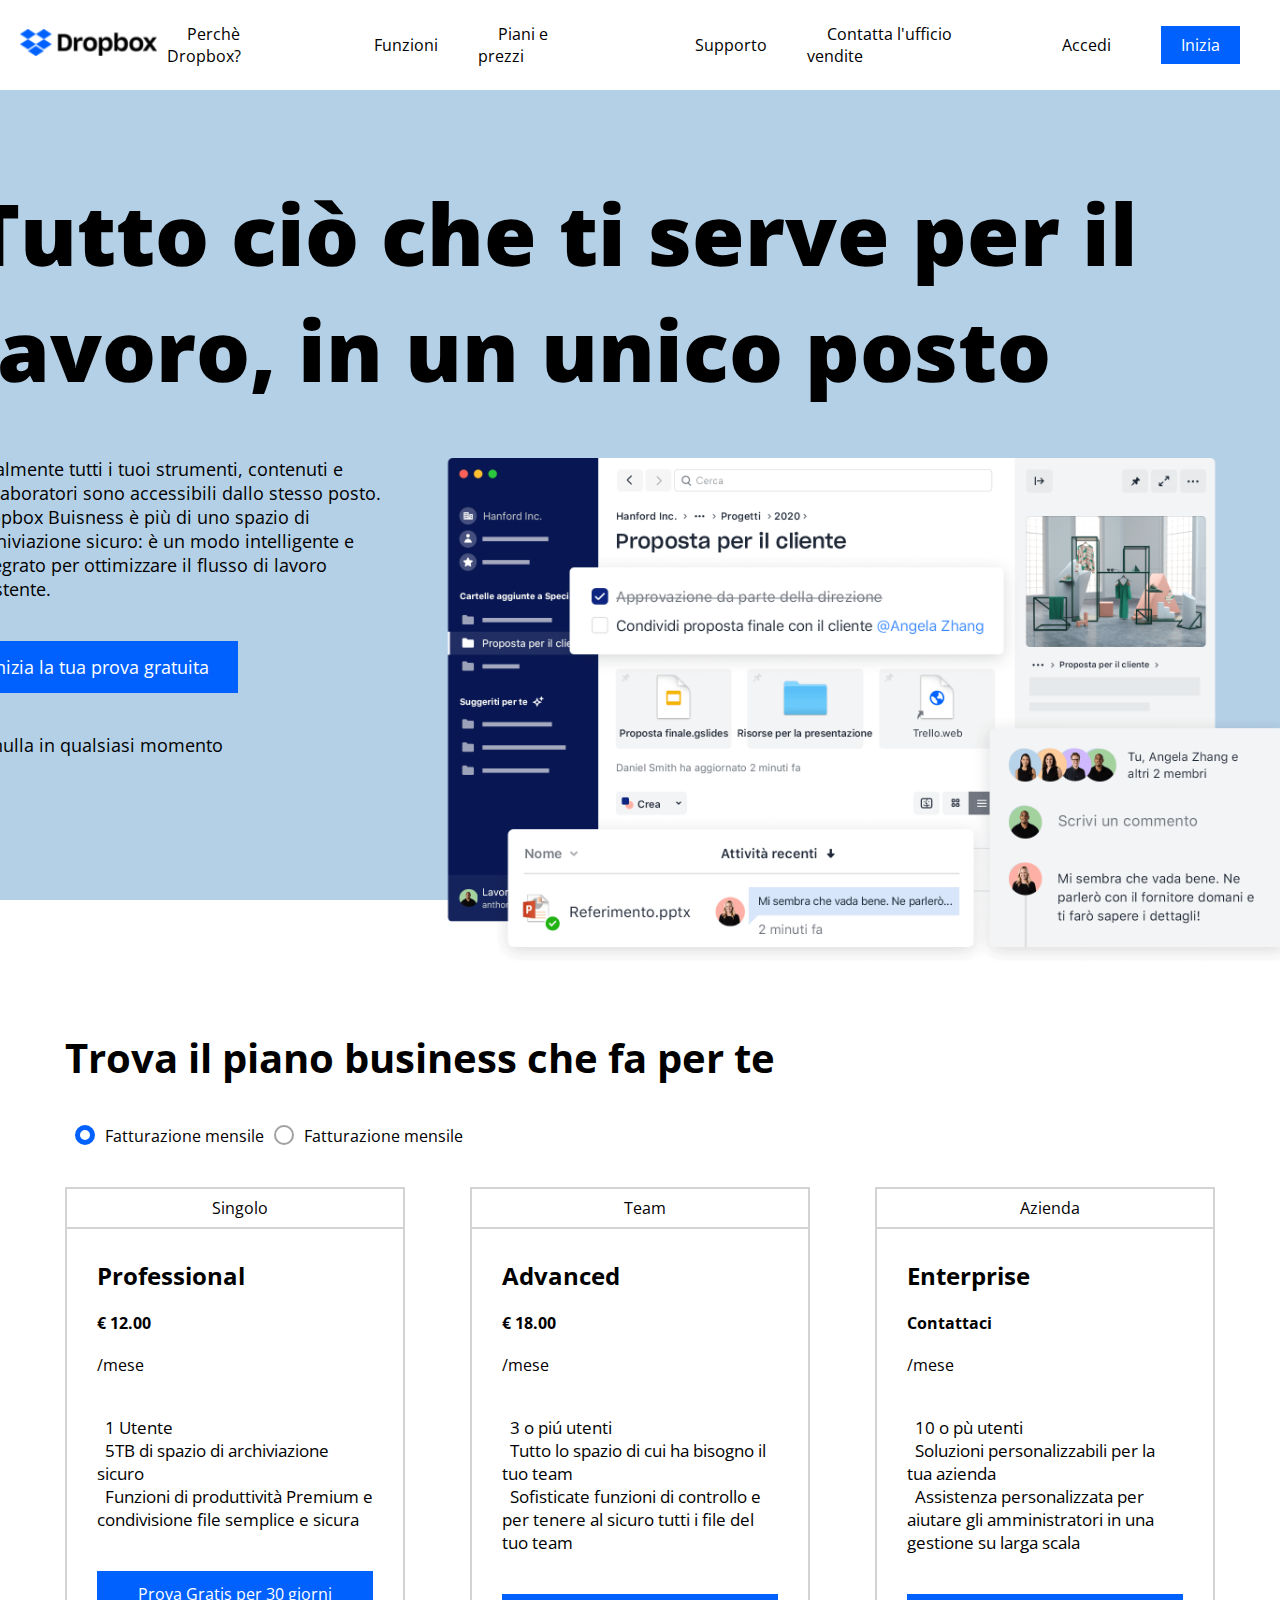
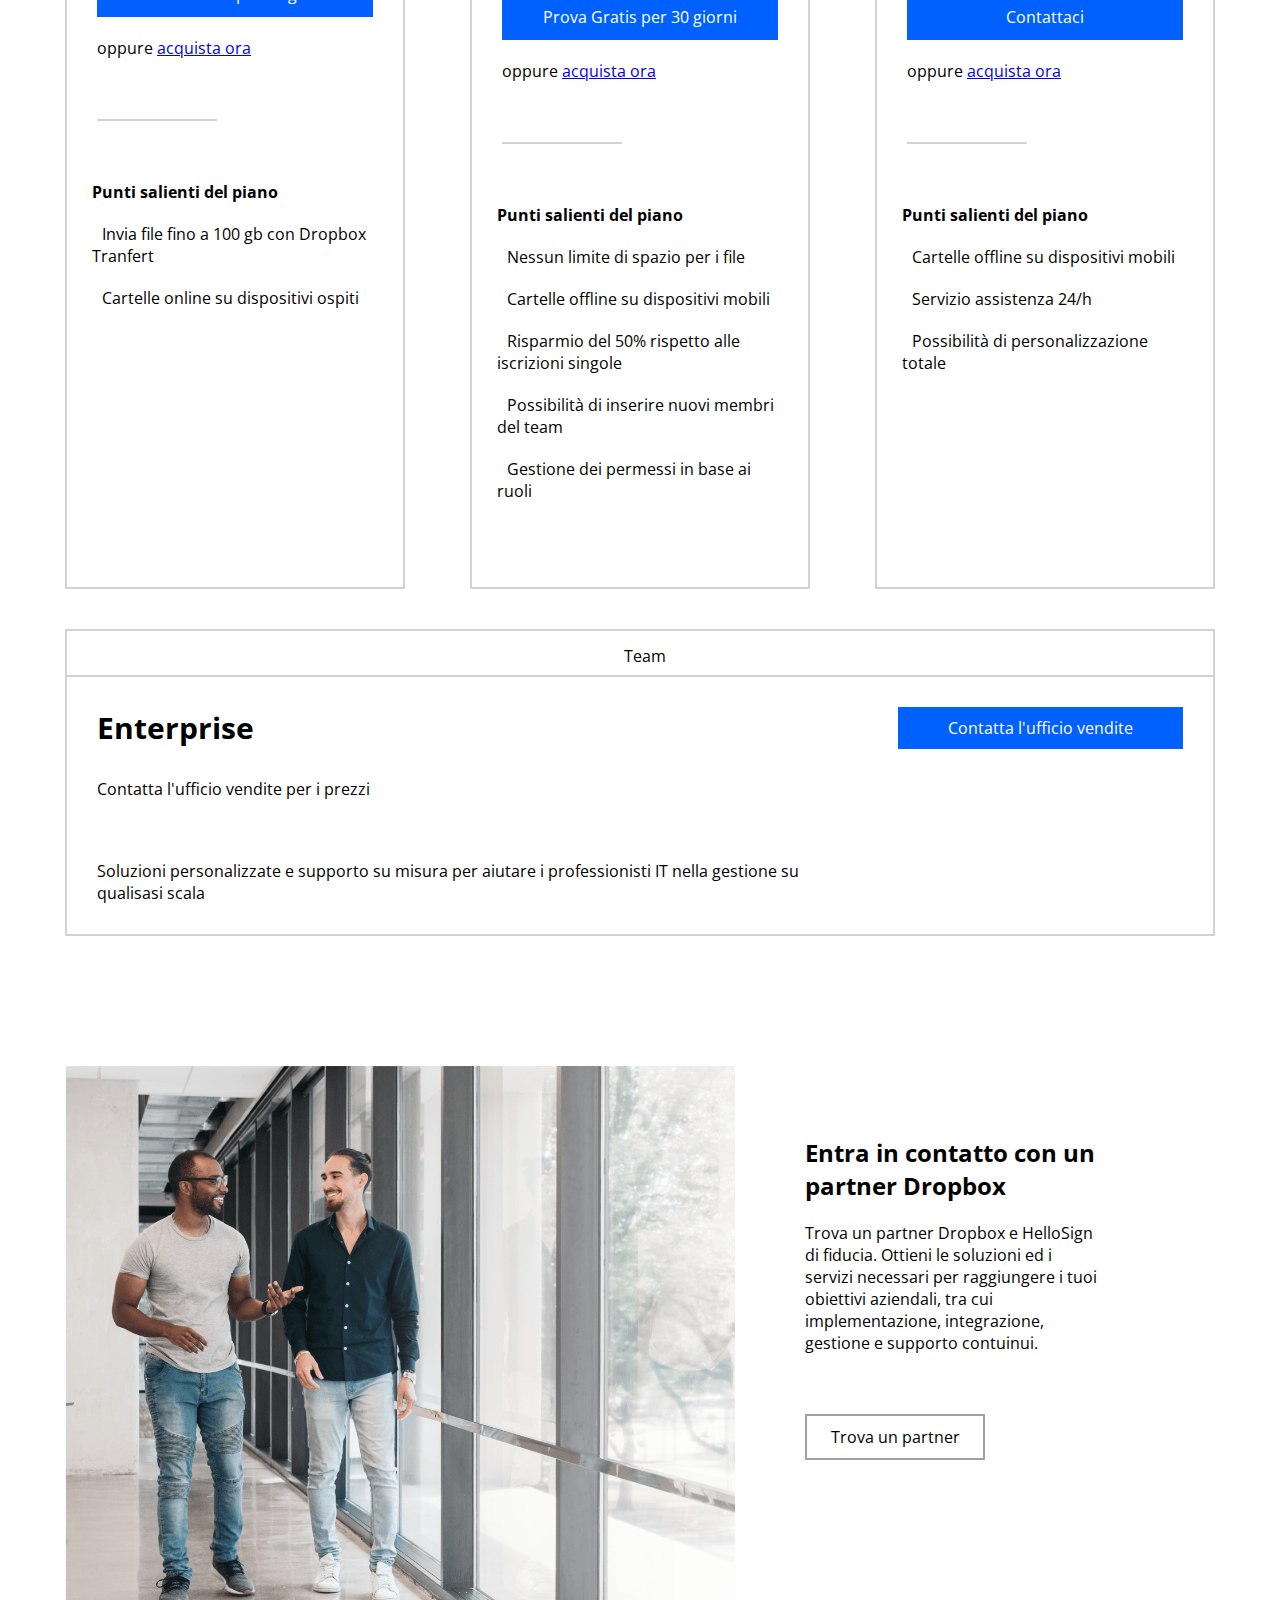
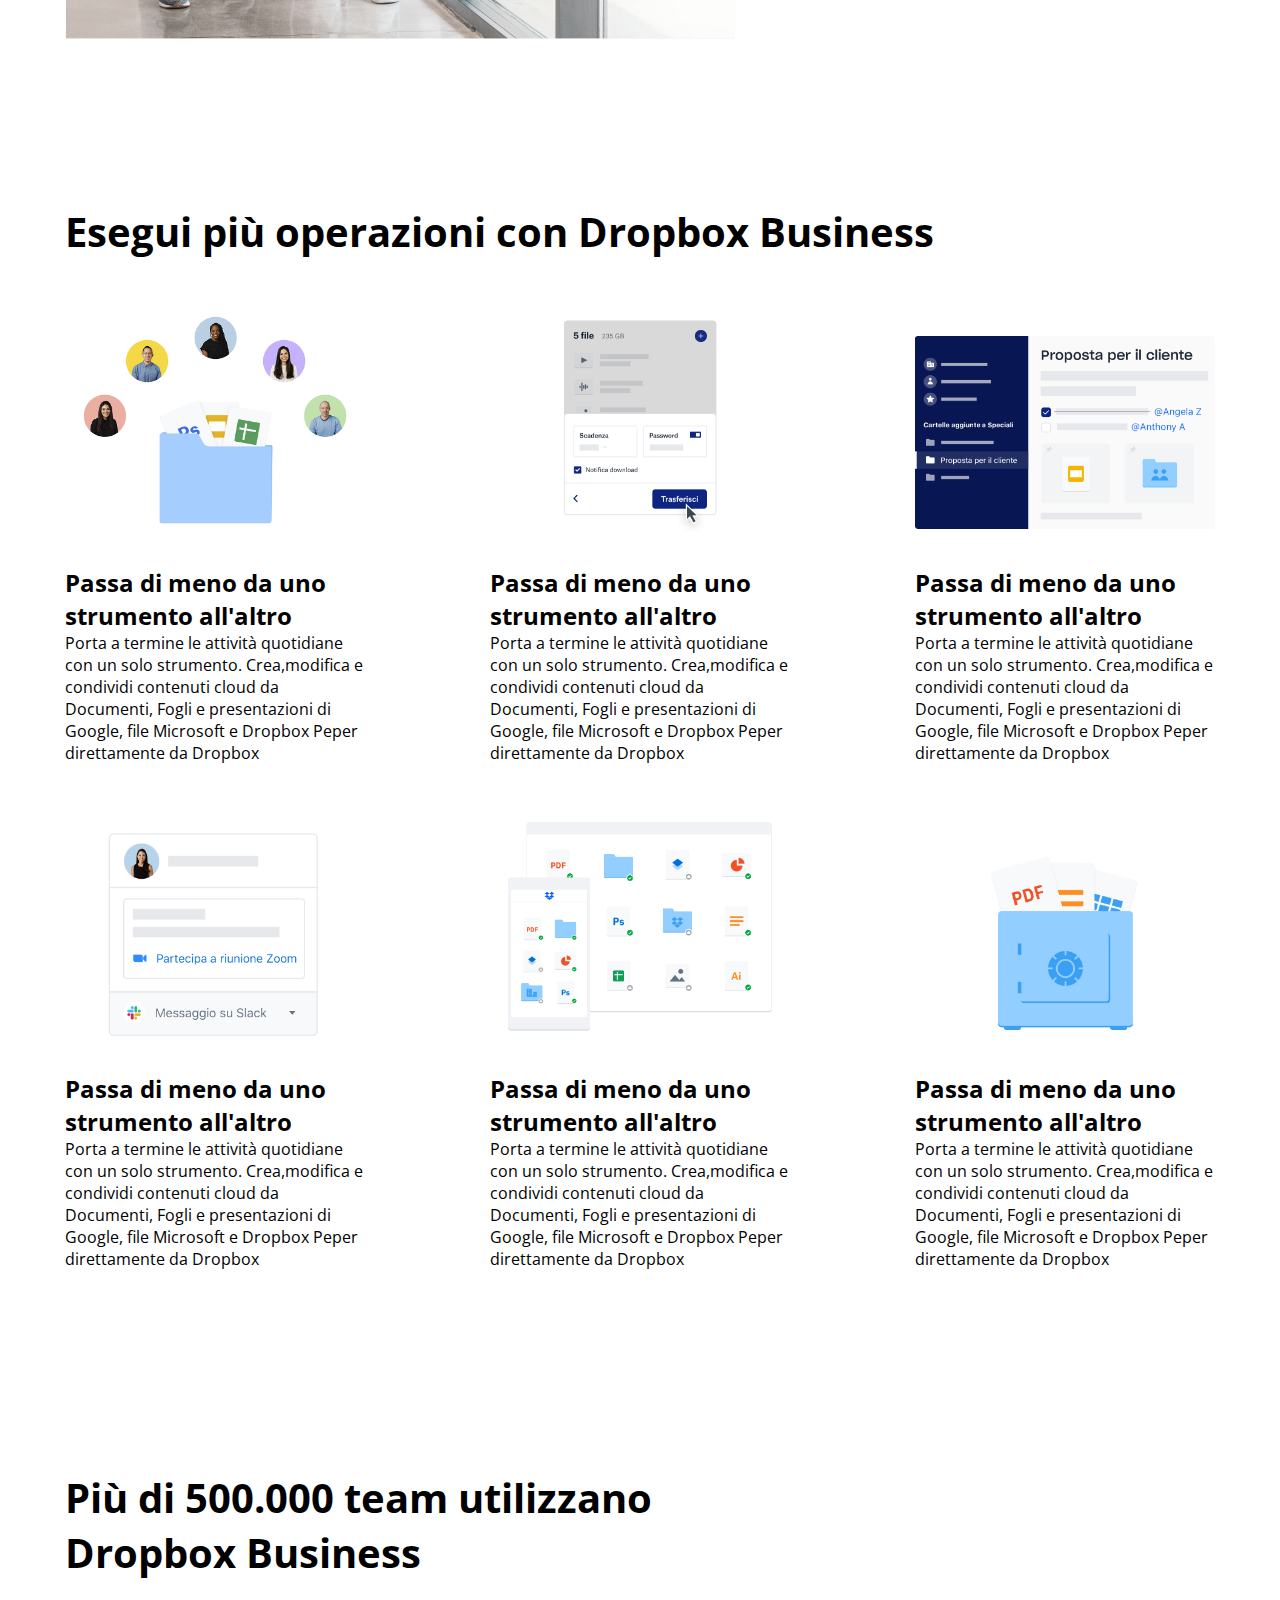
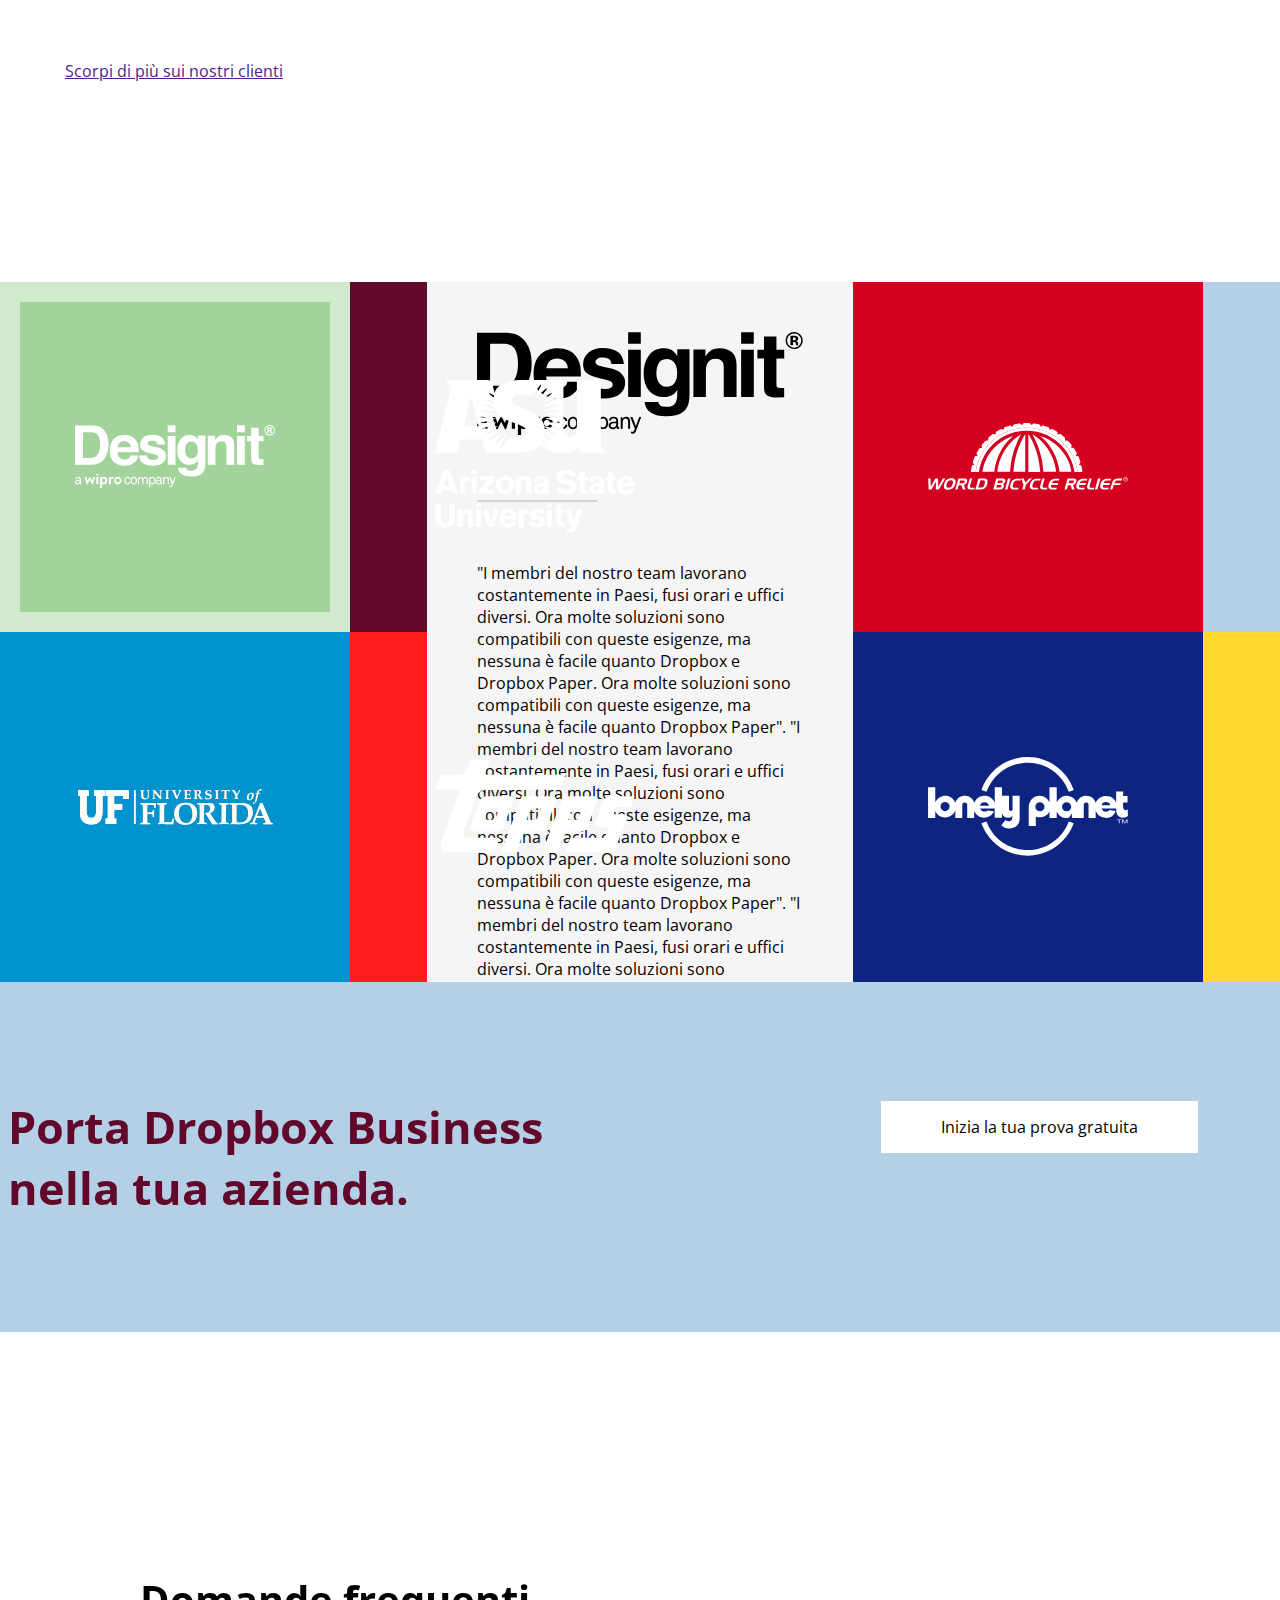
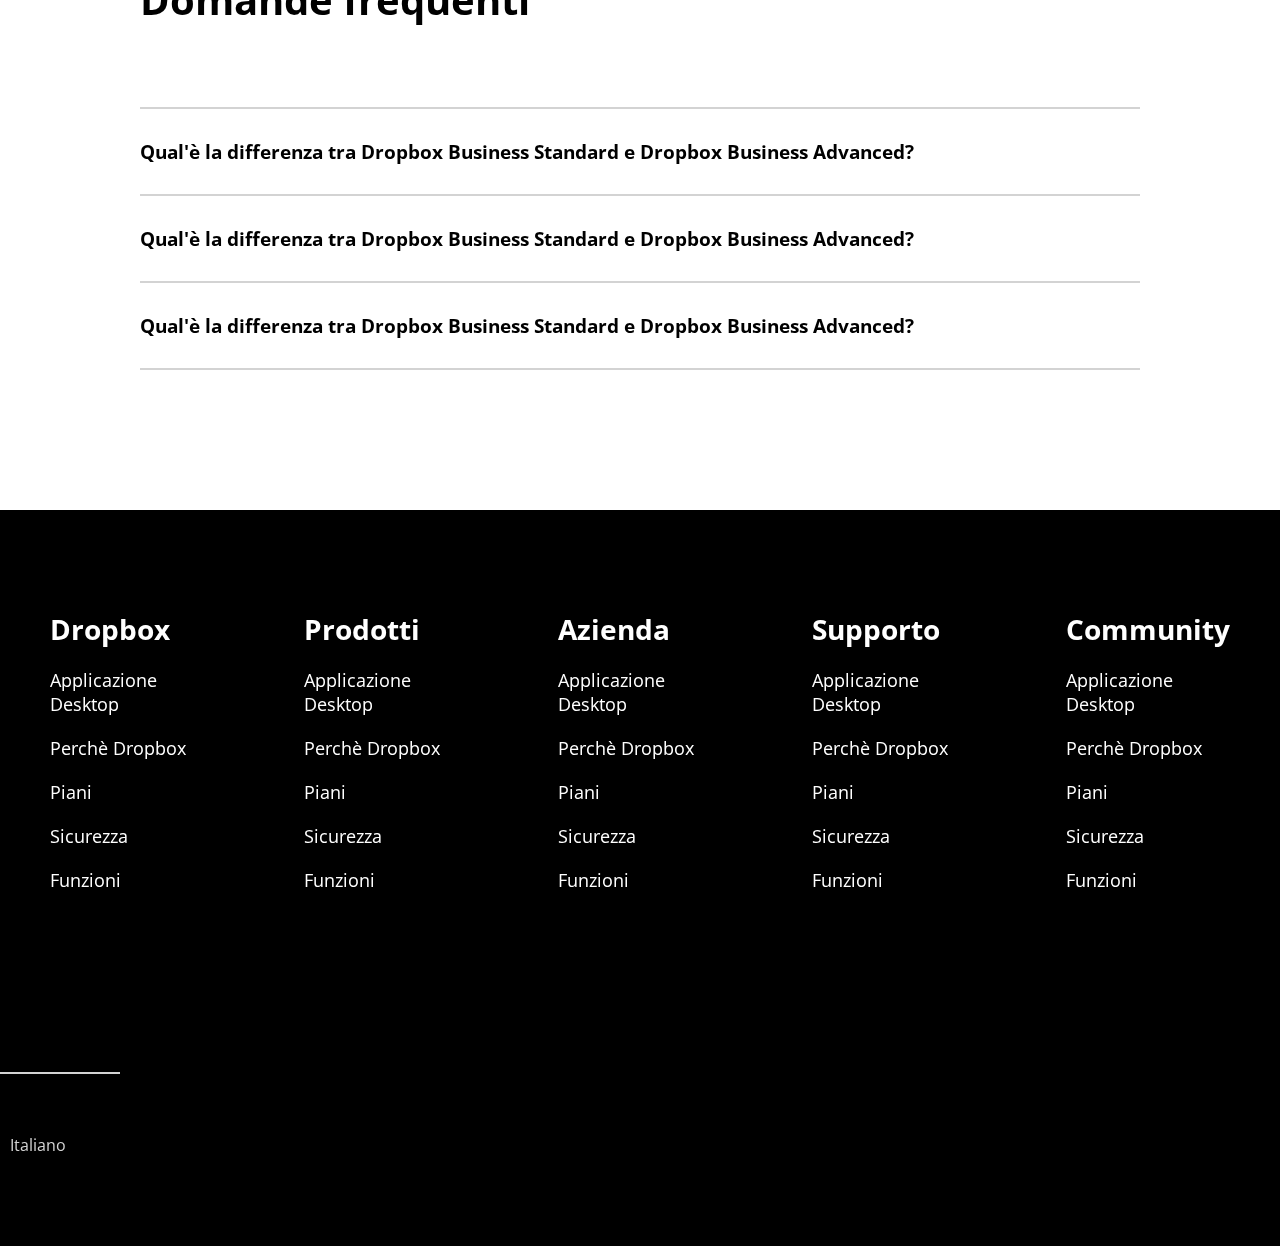
<file: index.html>
<!DOCTYPE html>
<html lang="en">
<head>
    <meta charset="UTF-8">
    <meta http-equiv="X-UA-Compatible" content="IE=edge">
    <meta name="viewport" content="width=device-width, initial-scale=1.0">
    <title>Dropbox</title>
    <link rel="stylesheet" href="style.css">
    <link rel="preconnect" href="https://fonts.googleapis.com">
    <link rel="preconnect" href="https://fonts.gstatic.com" crossorigin>
    <link href="https://fonts.googleapis.com/css2?family=Open+Sans:ital,wght@0,300;0,400;0,500;0,600;0,700;0,800;1,300;1,400;1,500;1,600;1,700;1,800&display=swap" rel="stylesheet">
    <link rel="stylesheet" href="https://cdnjs.cloudflare.com/ajax/libs/font-awesome/6.2.0/css/all.min.css" integrity="sha512-xh6O/CkQoPOWDdYTDqeRdPCVd1SpvCA9XXcUnZS2FmJNp1coAFzvtCN9BmamE+4aHK8yyUHUSCcJHgXloTyT2A==" crossorigin="anonymous" referrerpolicy="no-referrer" />
</head>
<body>
    <!-- header -->
    <header>
        <!-- top head  -->
        <nav class="tophead flex--sb">
            <!-- ul sx -->
            <ul class="tophead__container">
                <li>
                    <a href=""><img id="logo" src="img/logo-small.png" alt="logo"></a>
                </li>
                <li class="tophover">
                    <a class="item--margin" href="">Perchè Dropbox?</a>
                </li>
                <li class="tophover">
                    <a class="item--margin" href="">Funzioni</a>
                </li >
                <li class="tophover">
                    <a class="item--margin" href="">Piani e prezzi</a>
                </li>
            </ul>

            <!-- ul dx  -->
            <ul class="tophead__container">
                <li class="tophover">
                    <a class="item--margin" href="">Supporto</a>
                </li>
                <li class="tophover">
                    <a class="item--margin" href="">Contatta l'ufficio vendite</a>
                </li>
                <li class="tophover">
                    <a class="item--margin" href="">Accedi</a>
                </li>
                <li>
                    <a class="item--margin blubutton blubutton__login--size" href="">Inizia</a>
                </li>
            </ul>
            
        </nav>
        

        <!-- hero  -->
        <div class="hero flex--jc">
            <div class="hero__container">
                <h1>Tutto ciò che ti serve per il lavoro, in un unico posto</h1>
                <div class="hero__container__bot">
                    <div class="hero__container__bot--fontsize"> 
                        <p>
                            Finalmente tutti i tuoi strumenti, contenuti e collaboratori sono accessibili dallo stesso posto. Dropbox Buisness è più di uno spazio di archiviazione sicuro: è un modo intelligente e integrato per ottimizzare il flusso di lavoro esistente.
                        </p>
                        <div class="blubutton blubutton__hero--size ">Inizia la tua prova gratuita</div>
                        <p>Annulla in qualsiasi momento</p>
                        <!-- ancora -->
                        <a href="#midcontainer__s1__checked"><i class="fa-solid fa-arrow-down arrow"></i></a>
                    </div>
                    <div class="hero__container__bot__img">
                        <img src="img/jumbo.png" alt="">
                    </div>
                </div>
            </div>           
        </div>

    </header>

    <!-- main  -->
    <main>
        <!-- check box -->
        <div class="flex--jc">
            <div class="mid--size checkbox">
                <h2>Trova il piano business che fa per te</h2>
                <div class="plans"> 
                    <div id="checked"></div> Fatturazione mensile
                    <div class="unchecked"></div> Fatturazione mensile
                </div>
            </div>         
        </div>

        <!-- abbonamenti  -->
        <div class="flex--jc">
            <div class="mid--size flex--sb">

                <div class="abbonamenti">
                    <div class="flex--jc abbonamenti__title">
                        <i class="fa-solid fa-user"></i>
                        Singolo
                    </div>

                    <div class="plans__page">
                        <div class="promo">
                            <h2>Professional</h2>
                            <h4>&euro; 12.00</h4>
                            <div class="mese">/mese</div>
                        </div>
                       

                        <div class="info">
                            <i class="fa-solid fa-user"></i> 1 Utente
                            <br>
                            <i class="fa-solid fa-folder"></i>5TB di spazio di archiviazione sicuro 
                            <br>
                            <i class="fa-solid fa-share-nodes"></i> Funzioni di produttività Premium e condivisione file semplice e sicura
                        </div>
                 
                        <div class="blubutton prova--size"
                        >Prova Gratis per 30 giorni
                        </div>                        
                        oppure 
                        <a class="acquista" href="">
                            acquista ora
                        </a>

                        <div class="linea"></div>
                    </div>

                    <div class="salienti">                    
                        <h4>
                            Punti salienti del piano
                        </h4>
                        <div class="puntisalienti">
                            <i class="fa-solid fa-check fa-green blue"></i>Invia file fino a 100 gb con Dropbox Tranfert
                        </div>
                        <div>
                            <i class="fa-solid fa-check fa-green blue"></i>Cartelle online su dispositivi ospiti
                        </div>
                    </div>                   
                </div>

                <div class="abbonamenti">
                    <div class="flex--jc abbonamenti__title">
                        <i class="fa-solid fa-users"></i>
                        Team
                    </div>

                    <div class="plans__page">
                        <div class="promo">
                            <h2>Advanced</h2>
                            <h4>&euro; 18.00</h4>
                            <div class="mese">/mese</div>
                        </div>                      

                        <div class="info">
                            <i class="fa-solid fa-user"></i> 3 o pi&uacute; utenti
                            <br>
                            <i class="fa-solid fa-folder"></i>Tutto lo spazio di cui ha bisogno il tuo team
                            <br>
                            <i class="fa-solid fa-share-nodes"></i> Sofisticate funzioni di controllo e per tenere al sicuro tutti i file del tuo team
                        </div>
                        
                        <div class="blubutton prova--size">
                            Prova Gratis per 30 giorni
                        </div>                       
                        oppure 
                        <a class="acquista" href="">acquista ora</a>
                        <div class="linea"></div>
                                              
                    </div>
                    <div class="salienti">                    
                        <h4>Punti salienti del piano</h4>

                        <div class="puntisalienti">
                            <i class="fa-solid fa-check fa-green blue"></i>Nessun limite di spazio per i file
                        </div>
                        <div class="puntisalienti">
                            <i class="fa-solid fa-check fa-green blue"></i>Cartelle offline su dispositivi mobili
                        </div>
                        <div class="puntisalienti">
                            <i class="fa-solid fa-check fa-green blue"></i>Risparmio del 50% rispetto alle iscrizioni singole
                        </div>
                        <div class="puntisalienti">
                            <i class="fa-solid fa-check fa-green blue"></i>Possibilità di inserire nuovi membri del team
                        </div>
                        <div class="puntisalienti">
                            <i class="fa-solid fa-check fa-green blue"></i>Gestione dei permessi in base ai ruoli
                        </div>
                     </div>
                    
                </div>
                <div class="abbonamenti">
                    <div class="flex--jc abbonamenti__title">
                        <i class="fa-solid fa-building"></i>
                        Azienda
                    </div>

                    <div class="plans__page">
                        <div class="promo">
                            <h2>Enterprise</h2>
                            <h4>Contattaci</h4>
                            <div class="mese">/mese</div>    
                        </div>
                      
                        <div class="info">
                            <i class="fa-solid fa-user"></i> 10 o pù utenti
                            <br>
                            <i class="fa-solid fa-folder"></i>Soluzioni personalizzabili per la tua azienda
                            <br>
                            <i class="fa-solid fa-share-nodes"></i> Assistenza personalizzata per aiutare gli amministratori in una gestione su larga scala
                        </div>

                        
                        <div class="blubutton prova--size">Contattaci</div>

                        oppure <a class="acquista" href="">acquista ora</a>
                        <div class="linea"></div>
                                             
                    </div>

                    <div class="salienti">

                    
                        <h4>Punti salienti del piano</h4>

                        <div class="puntisalienti">
                            <i class="fa-solid fa-check fa-green blue"></i>Cartelle offline su dispositivi mobili
                        </div>
                        <div class="puntisalienti">
                            <i class="fa-solid fa-check fa-green blue"></i>Servizio assistenza 24/h
                        </div>
                        <div class="puntisalienti">
                            <i class="fa-solid fa-check fa-green blue"></i>Possibilità di personalizzazione totale
                        </div>                                                
                     </div>                    
                </div>
            </div>                        
        </div>

        <!-- contatta ufficio vendite  -->
        <div class="ufficiovendite flex--jc">
            <div class="ufficiovendite__cont mid--size">
                <div class="team flex--jc">
                    <i class="fa-solid fa-building"></i> Team
                </div>
                <div class="contact flex--sb">
                    <div class="contact__article">
                        <h3>Enterprise</h3>
                        <div class="margin">Contatta l'ufficio vendite per i prezzi</div>
                        <div>Soluzioni personalizzate e supporto su misura per aiutare i professionisti IT nella gestione su qualisasi scala</div>

                    </div>
                    <div>
                        <div class="blubutton button__ufficiovendite--size">
                            Contatta l'ufficio vendite
                        </div>
                    </div>                   
                </div>
            </div>
        </div>


        <!-- trova un partner  -->
        <div class="partner flex--jc">
            <div class="partner__cont mid--size">
                <div class="imgcont">
                    <img src="img/partner.png" alt="">
                </div>
                <div class="trovaunpartner">
                    <h2>Entra in contatto con un partner Dropbox</h2>
                    <p>Trova un partner Dropbox e HelloSign di fiducia. Ottieni le soluzioni ed i servizi necessari per raggiungere i tuoi obiettivi aziendali, tra cui implementazione, integrazione, gestione e supporto contuinui.</p>
                    <div class="greybutton greybutton--size">Trova un partner</div>
                </div>
            </div>
        </div>

        <!-- opereazione dropbox business  -->
        <div class="operazioni flex--jc">
            <div class="operazioni__cont mid--size">
                <h2>Esegui più operazioni con Dropbox Business</h2>
                <div class="flex--sb">
                    <div class="operazioni__cont__section flex--sb">
                        <div>
                            <img src="img/business-feature-switching-tools.png" alt="">
                            <h3>Passa di meno da uno strumento all'altro</h3>
                            <p>Porta a termine le attività quotidiane con un solo strumento. Crea,modifica e condividi contenuti cloud da Documenti, Fogli e presentazioni di Google, file Microsoft e Dropbox Peper direttamente da Dropbox</p>
                        </div>
                    </div>
    
                    <div class="operazioni__cont__section">
                        <div>
                            <img src="img/business-feature-send-files-it.png" alt="">
                            <h3>Passa di meno da uno strumento all'altro</h3>
                            <p>Porta a termine le attività quotidiane con un solo strumento. Crea,modifica e condividi contenuti cloud da Documenti, Fogli e presentazioni di Google, file Microsoft e Dropbox Peper direttamente da Dropbox</p>
                        </div>
                    </div>
    
                    <div class="operazioni__cont__section">
                        <div>
                            <img src="img/business-feature-coordinate-it.png" alt="">
                            <h3>Passa di meno da uno strumento all'altro</h3>
                            <p>Porta a termine le attività quotidiane con un solo strumento. Crea,modifica e condividi contenuti cloud da Documenti, Fogli e presentazioni di Google, file Microsoft e Dropbox Peper direttamente da Dropbox</p>
                        </div>
                    </div>                    
                </div>

                <div class="flex--sb">
                    <div class="operazioni__cont__section">
                        <div>
                            <img src="img/business-feature-integrations-it.png" alt="">
                            <h3>Passa di meno da uno strumento all'altro</h3>
                            <p>Porta a termine le attività quotidiane con un solo strumento. Crea,modifica e condividi contenuti cloud da Documenti, Fogli e presentazioni di Google, file Microsoft e Dropbox Peper direttamente da Dropbox</p>
                        </div>
                    </div>
    
                    <div class="operazioni__cont__section">
                        <div>
                            <img src="img/business-feature-multi-device.png" alt="">
                            <h3>Passa di meno da uno strumento all'altro</h3>
                            <p>Porta a termine le attività quotidiane con un solo strumento. Crea,modifica e condividi contenuti cloud da Documenti, Fogli e presentazioni di Google, file Microsoft e Dropbox Peper direttamente da Dropbox</p>
                        </div>
                    </div>
    
                    <div class="operazioni__cont__section">
                        <div>
                            <img src="img/business-feature-security.png" alt="">
                            <h3>Passa di meno da uno strumento all'altro</h3>
                            <p>Porta a termine le attività quotidiane con un solo strumento. Crea,modifica e condividi contenuti cloud da Documenti, Fogli e presentazioni di Google, file Microsoft e Dropbox Peper direttamente da Dropbox</p>
                        </div>
                    </div>                    
                </div>                
            </div>             
        </div>

        <!-- scopri di più -->
        <div class="scopri flex--jc">
            <div class="scopri__cont mid--size">
                <h2>Più di 500.000 team utilizzano</h2>
                <h2>Dropbox Business</h2>

                <div><a href="">Scorpi di più sui nostri clienti</a></div>
            </div>
        </div>

        <!-- slides  -->

        <div class="slides">
            <div class="slides__section">
                <div class="slides__section__row">
                    <div id="designit"><img src="img/designit.svg" alt=""></div>
                    <div id="asu"><img src="img/arizona_state_university.svg" alt=""></div>
                </div>
                <div class="slides__section__row">
                    <div id="florida"><img src="img/university_of_florida.svg" alt=""></div>
                    <div id="tops"><img src="img/topps.svg" alt=""></div>
                </div>
            </div>


            <div class="cent">
                <img id="imgcent" src="img/designit.svg" alt="">
                <div class="linea"></div>
                <p>"I membri del nostro team lavorano costantemente in Paesi, fusi orari e uffici diversi. Ora molte soluzioni sono compatibili con queste esigenze, ma nessuna è facile quanto Dropbox e Dropbox Paper. Ora molte soluzioni sono compatibili con queste esigenze, ma nessuna è facile quanto Dropbox Paper".
                "I membri del nostro team lavorano costantemente in Paesi, fusi orari e uffici diversi. Ora molte soluzioni sono compatibili con queste esigenze, ma nessuna è facile quanto Dropbox e Dropbox Paper. Ora molte soluzioni sono compatibili con queste esigenze, ma nessuna è facile quanto Dropbox Paper".
                "I membri del nostro team lavorano costantemente in Paesi, fusi orari e uffici diversi. Ora molte soluzioni sono compatibili con queste esigenze, ma nessuna è facile quanto Dropbox e Dropbox Paper. Ora molte soluzioni sono compatibili con queste esigenze, ma nessuna è facile quanto Dropbox Paper".
                "I membri del nostro team lavorano costantemente in Paesi, fusi orari e uffici diversi. Ora molte soluzioni sono compatibili con queste esigenze, ma nessuna è facile quanto Dropbox e Dropbox Paper. Ora molte soluzioni sono compatibili con queste esigenze, ma nessuna è facile quanto Dropbox Paper".
                "I membri del nostro team lavorano costantemente in Paesi, fusi orari e uffici diversi. Ora molte soluzioni sono compatibili con queste esigenze, ma nessuna è facile quanto Dropbox e Dropbox Paper. Ora molte soluzioni sono compatibili con queste esigenze, ma nessuna è facile quanto Dropbox Paper".
                "I membri del nostro team lavorano costantemente in Paesi, fusi orari e uffici diversi. Ora molte soluzioni sono compatibili con queste esigenze, ma nessuna è facile quanto Dropbox e Dropbox Paper. Ora molte soluzioni sono compatibili con queste esigenze, ma nessuna è facile quanto Dropbox Paper".
                "I membri del nostro team lavorano costantemente in Paesi, fusi orari e uffici diversi. Ora molte soluzioni sono compatibili con queste esigenze, ma nessuna è facile quanto Dropbox e Dropbox Paper. Ora molte soluzioni sono compatibili con queste esigenze, ma nessuna è facile quanto Dropbox Paper".
                </p>
                <div class="cent--margin">Morthen Thomes, Global IT Lead</div>

            </div>


            <div class="slides__section">
                <div class="slides__section__row">
                    <div id="bucycle"><img src="img/world_bicycle_relief.svg" alt=""></div>
                    <div id="hearst"><img src="img/hearst_corp.svg" alt=""></div>
                </div>
                <div class="slides__section__row">
                    <div id="lonely"><img src="img/lonely_planet.svg" alt=""></div>
                    <div id="clear"><img src="img/clear_channel.svg" alt=""></div>
                </div>
            </div>
        </div>

        <!-- inizia la prova gratuita  -->
        <div class="prova">
            <div class="prova__cont">
                <h2>Porta Dropbox Business nella tua azienda.</h2>
                <div><span class="greybutton greybutton--prova">Inizia la tua prova gratuita</span></div>                   
            </div>
        </div>

        <div class="domande">
            <div class="domande__cont">
                <h2>Domande frequenti</h2>
                <div class="domande__cont__sect">
                    <h3>Qual'è la differenza tra Dropbox Business Standard e Dropbox Business Advanced?</h3>
                    <i class="fa-solid fa-angle-down"></i>
                </div>
                <div class="domande__cont__sect">
                    <h3>Qual'è la differenza tra Dropbox Business Standard e Dropbox Business Advanced?</h3>
                    <i class="fa-solid fa-angle-down"></i>
                </div>
                <div class="domande__cont__sect">
                    <h3>Qual'è la differenza tra Dropbox Business Standard e Dropbox Business Advanced?</h3>
                    <i class="fa-solid fa-angle-down"></i>
                </div>               
            </div>

        </div>

    </main>

    <!-- foot  -->
    <footer>
        <div class="footer">
            <div class="footer__cont">
                <div class="footer__cont__nav">
                    <div class="nav--margin">
                        <h3>Dropbox</h3>
                        <ul>
                            <li><a href="">Applicazione Desktop</a></li>
                            <li><a href="">Perchè Dropbox</a></li>
                            <li><a href="">Piani</a></li>
                            <li><a href="">Sicurezza</a></li>
                            <li><a href="">Funzioni</a></li>
                        </ul>
                    </div>

                    <div class="nav--margin">
                        <h3>Prodotti</h3>
                        <ul>
                            <li><a href="">Applicazione Desktop</a></li>
                            <li><a href="">Perchè Dropbox</a></li>
                            <li><a href="">Piani</a></li>
                            <li><a href="">Sicurezza</a></li>
                            <li><a href="">Funzioni</a></li>
                        </ul>
                    </div>

                    <div class="nav--margin">
                        <h3>Azienda</h3>
                        <ul>
                            <li><a href="">Applicazione Desktop</a></li>
                            <li><a href="">Perchè Dropbox</a></li>
                            <li><a href="">Piani</a></li>
                            <li><a href="">Sicurezza</a></li>
                            <li><a href="">Funzioni</a></li>
                        </ul>
                    </div>

                    <div class="nav--margin">
                        <h3>Supporto</h3>
                        <ul>
                            <li><a href="">Applicazione Desktop</a></li>
                            <li><a href="">Perchè Dropbox</a></li>
                            <li><a href="">Piani</a></li>
                            <li><a href="">Sicurezza</a></li>
                            <li><a href="">Funzioni</a></li>
                        </ul>
                    </div>

                    <div class="nav--margin">
                        <h3>Community</h3>
                        <ul>
                            <li><a href="">Applicazione Desktop</a></li>
                            <li><a href="">Perchè Dropbox</a></li>
                            <li><a href="">Piani</a></li>
                            <li><a href="">Sicurezza</a></li>
                            <li><a href="">Funzioni</a></li>
                        </ul>
                    </div>
                </div>

                <div class="linea"></div>
                <div class="white">
                    <i class="fa-solid fa-earth-americas"></i>
                    Italiano 
                    <i class="fa-solid fa-caret-up"></i> 
                </div>
            </div>    
        </div>

    </footer>
    
</body>
</html>
</file>
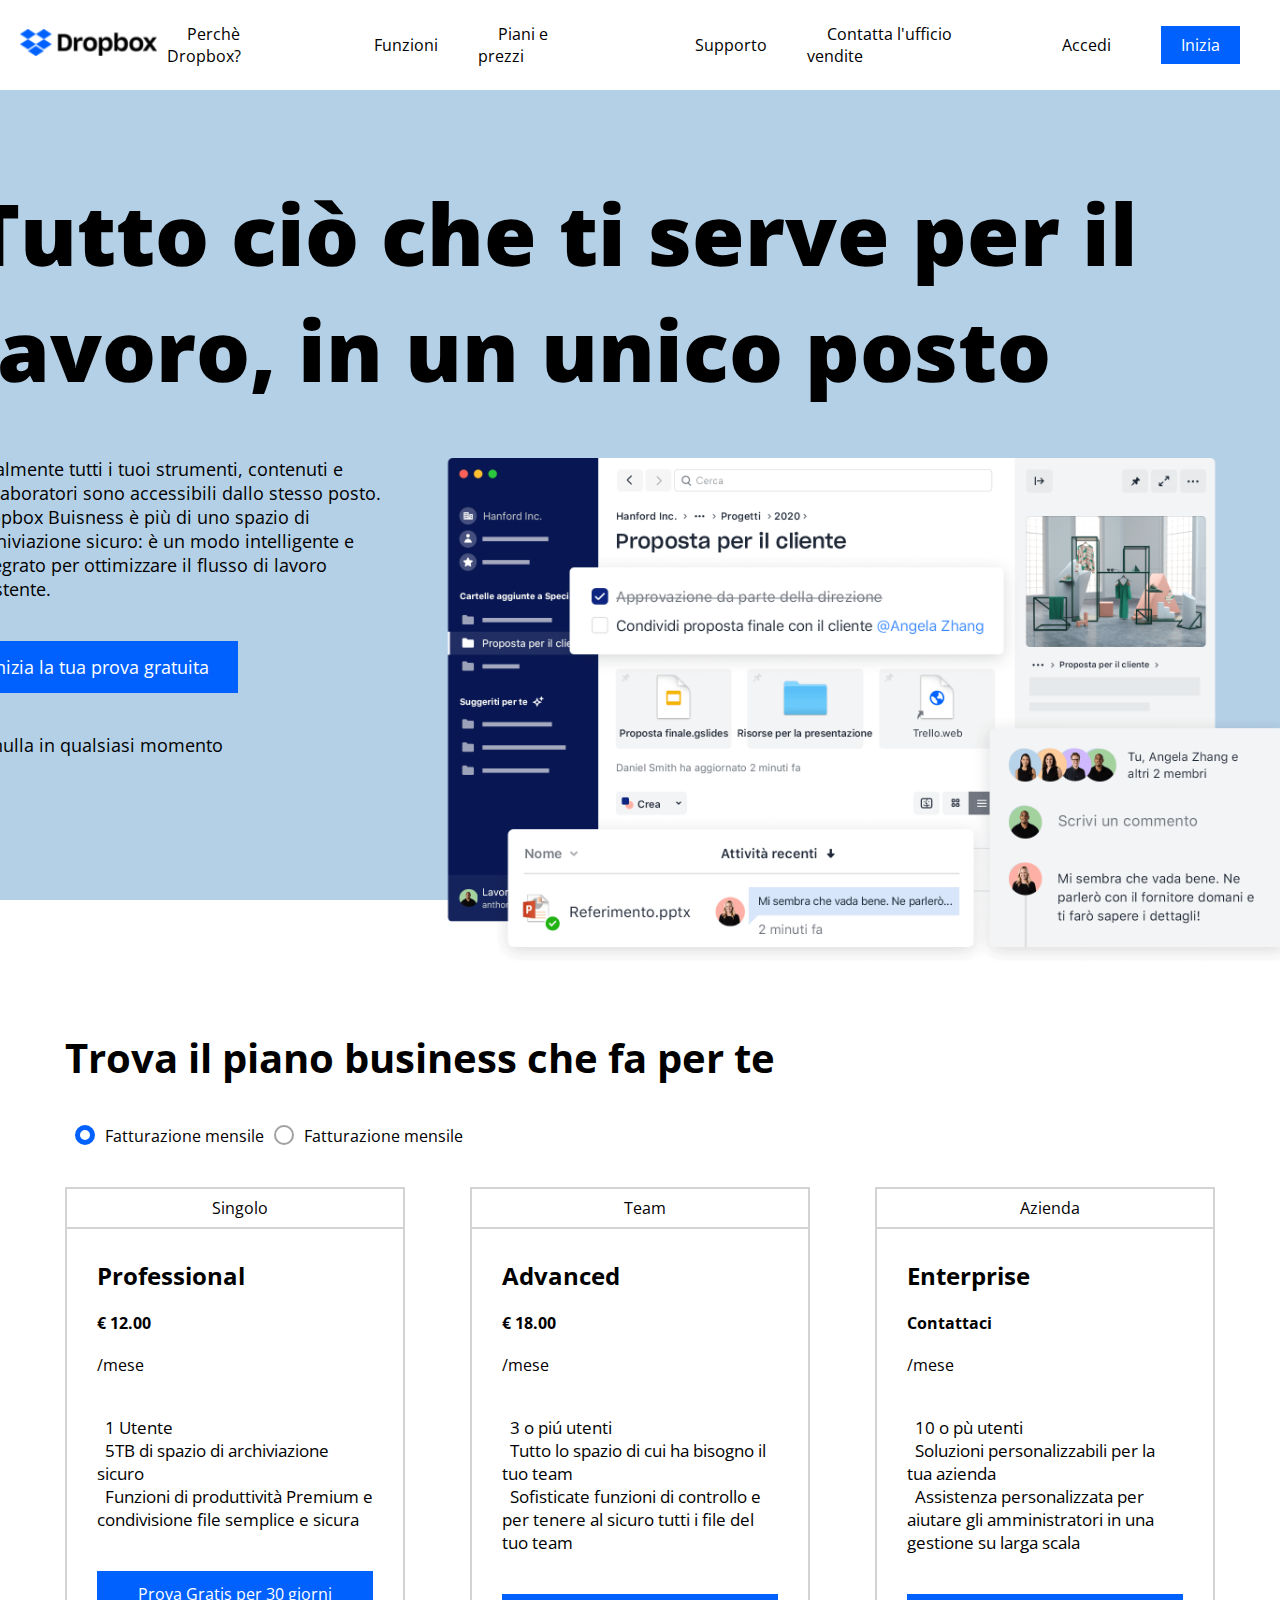
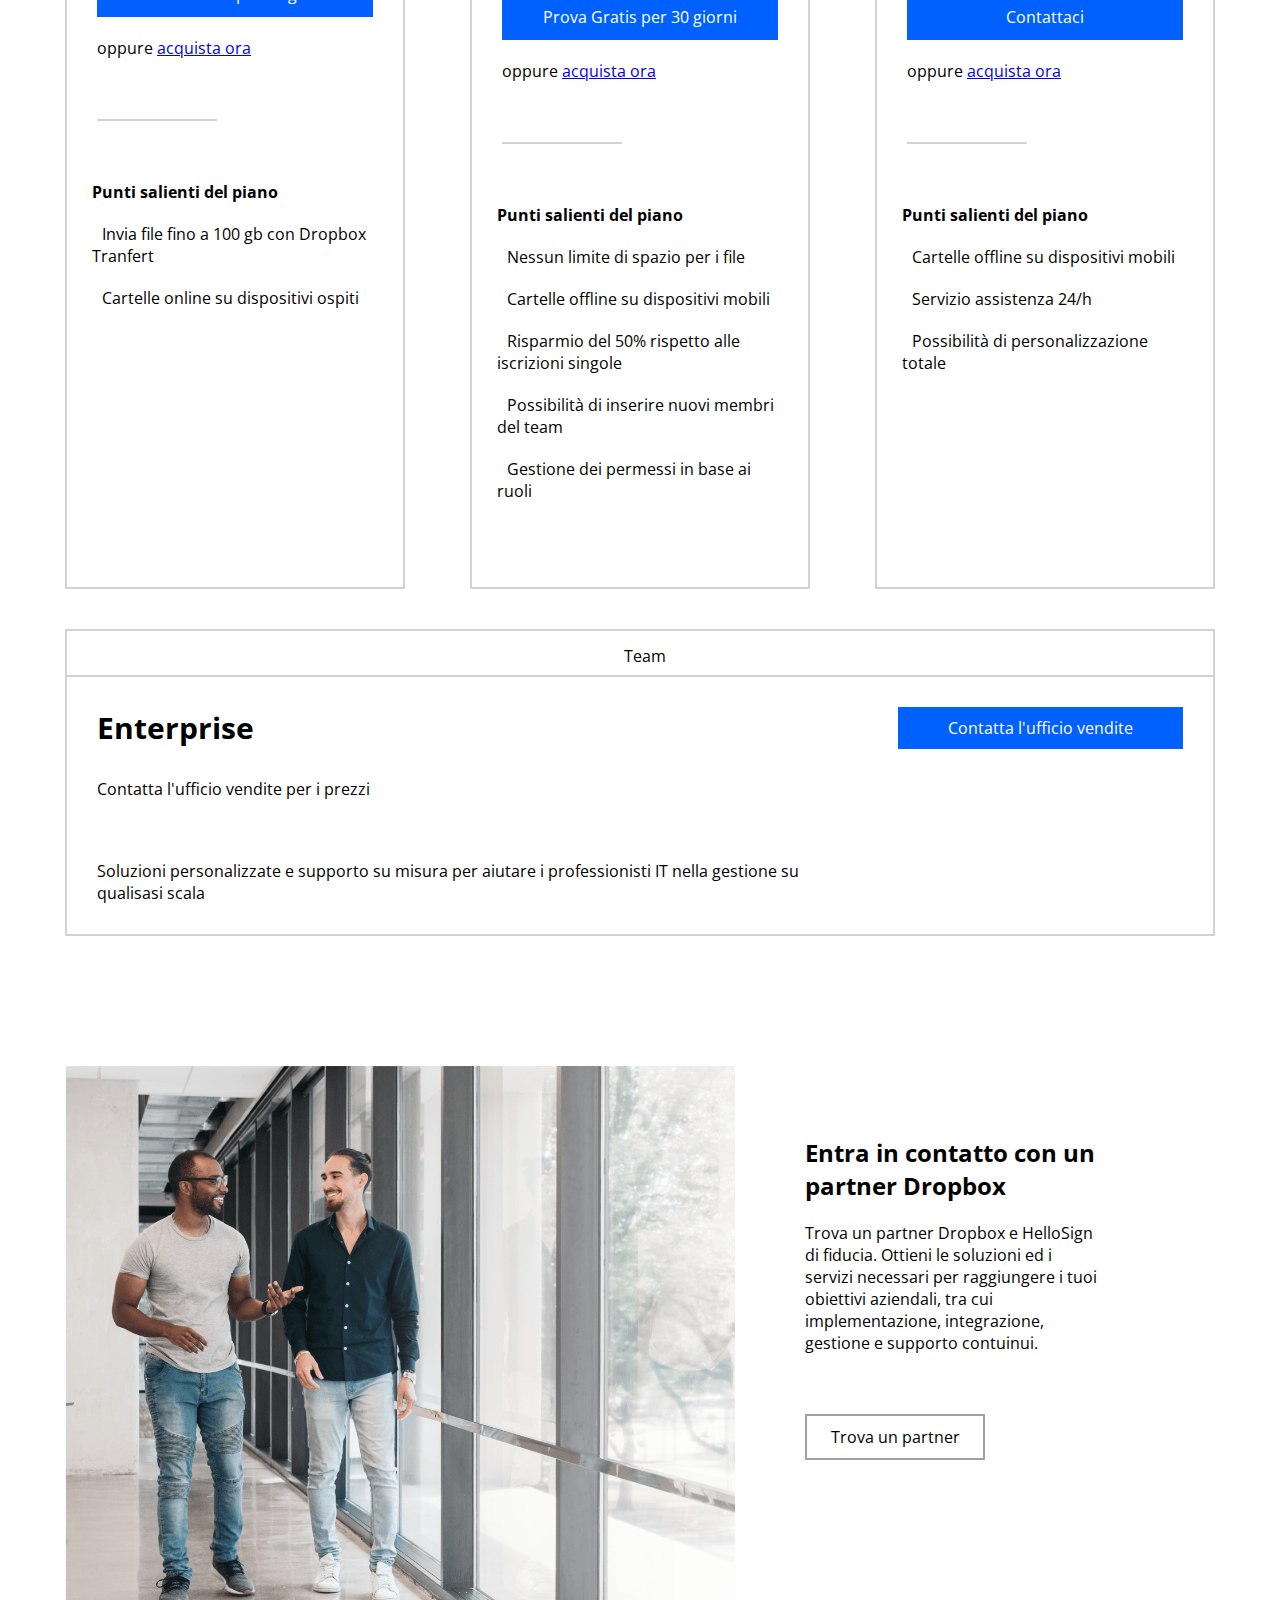
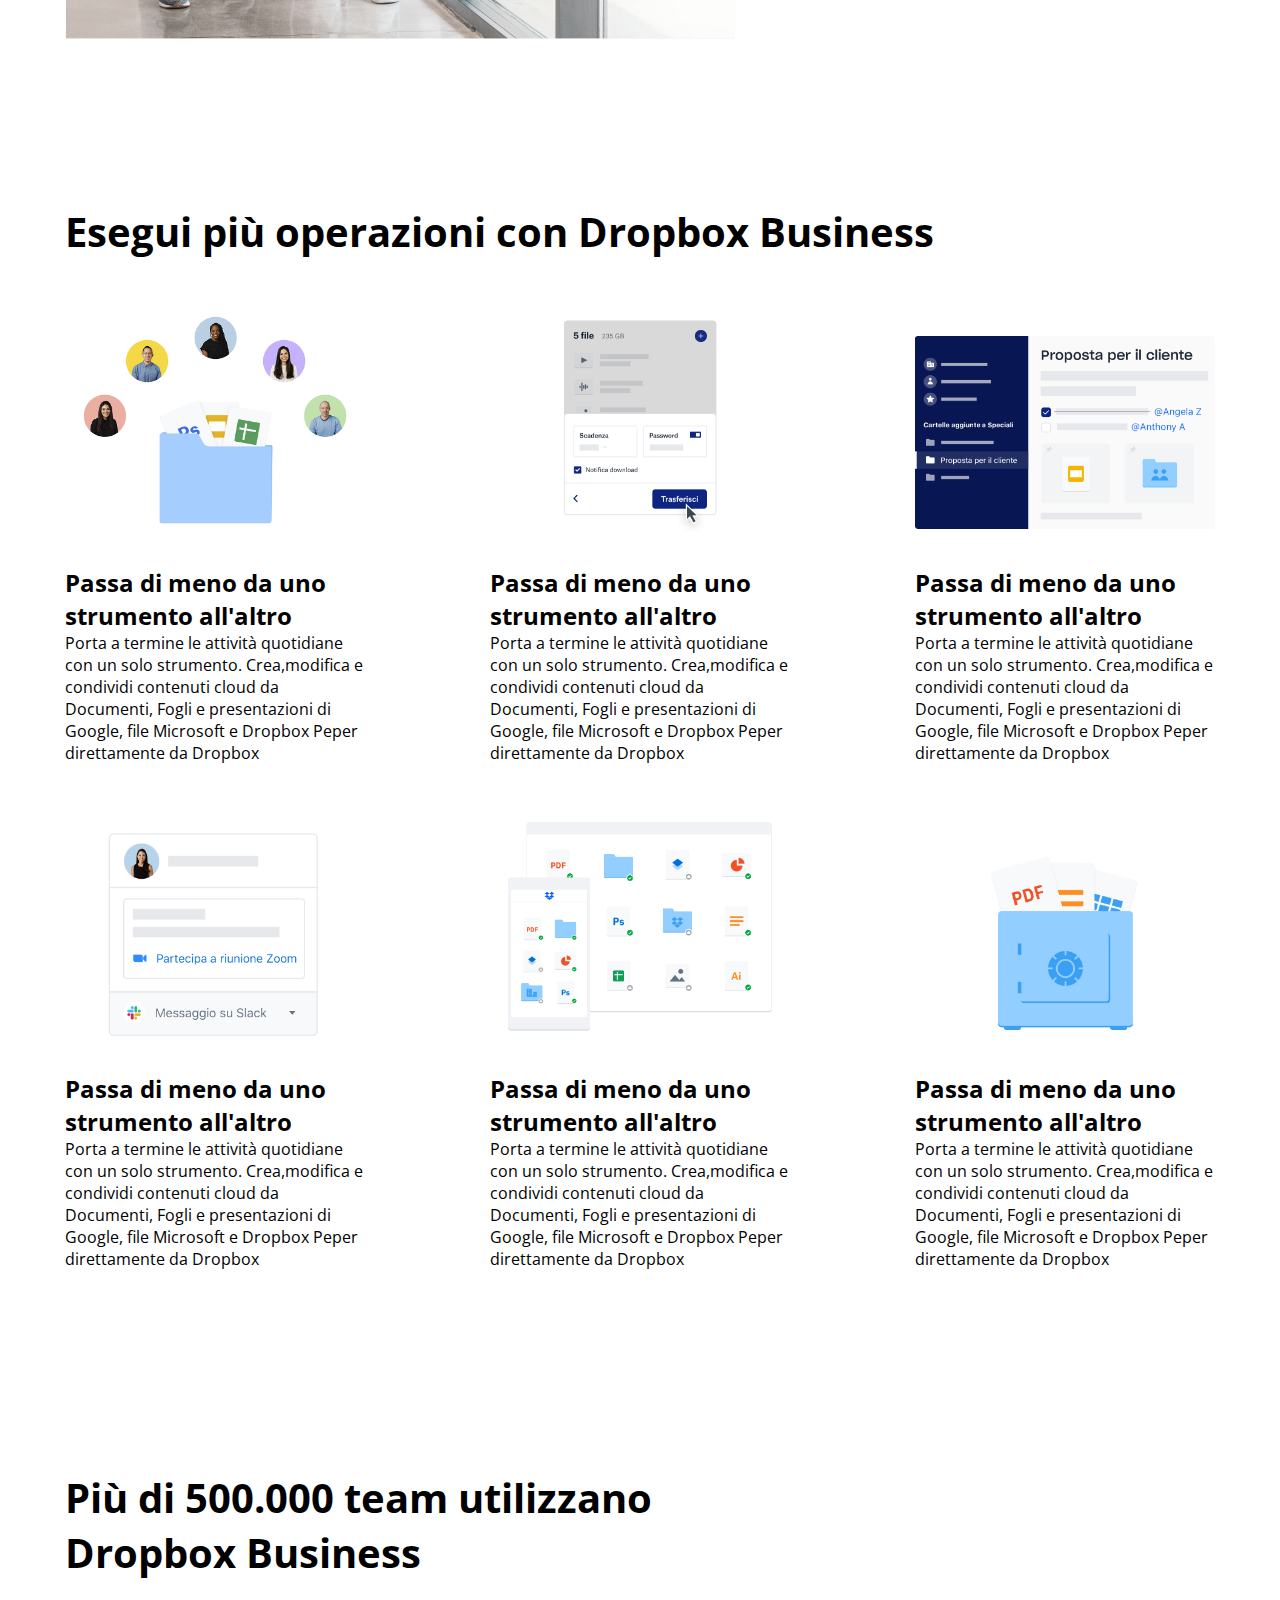
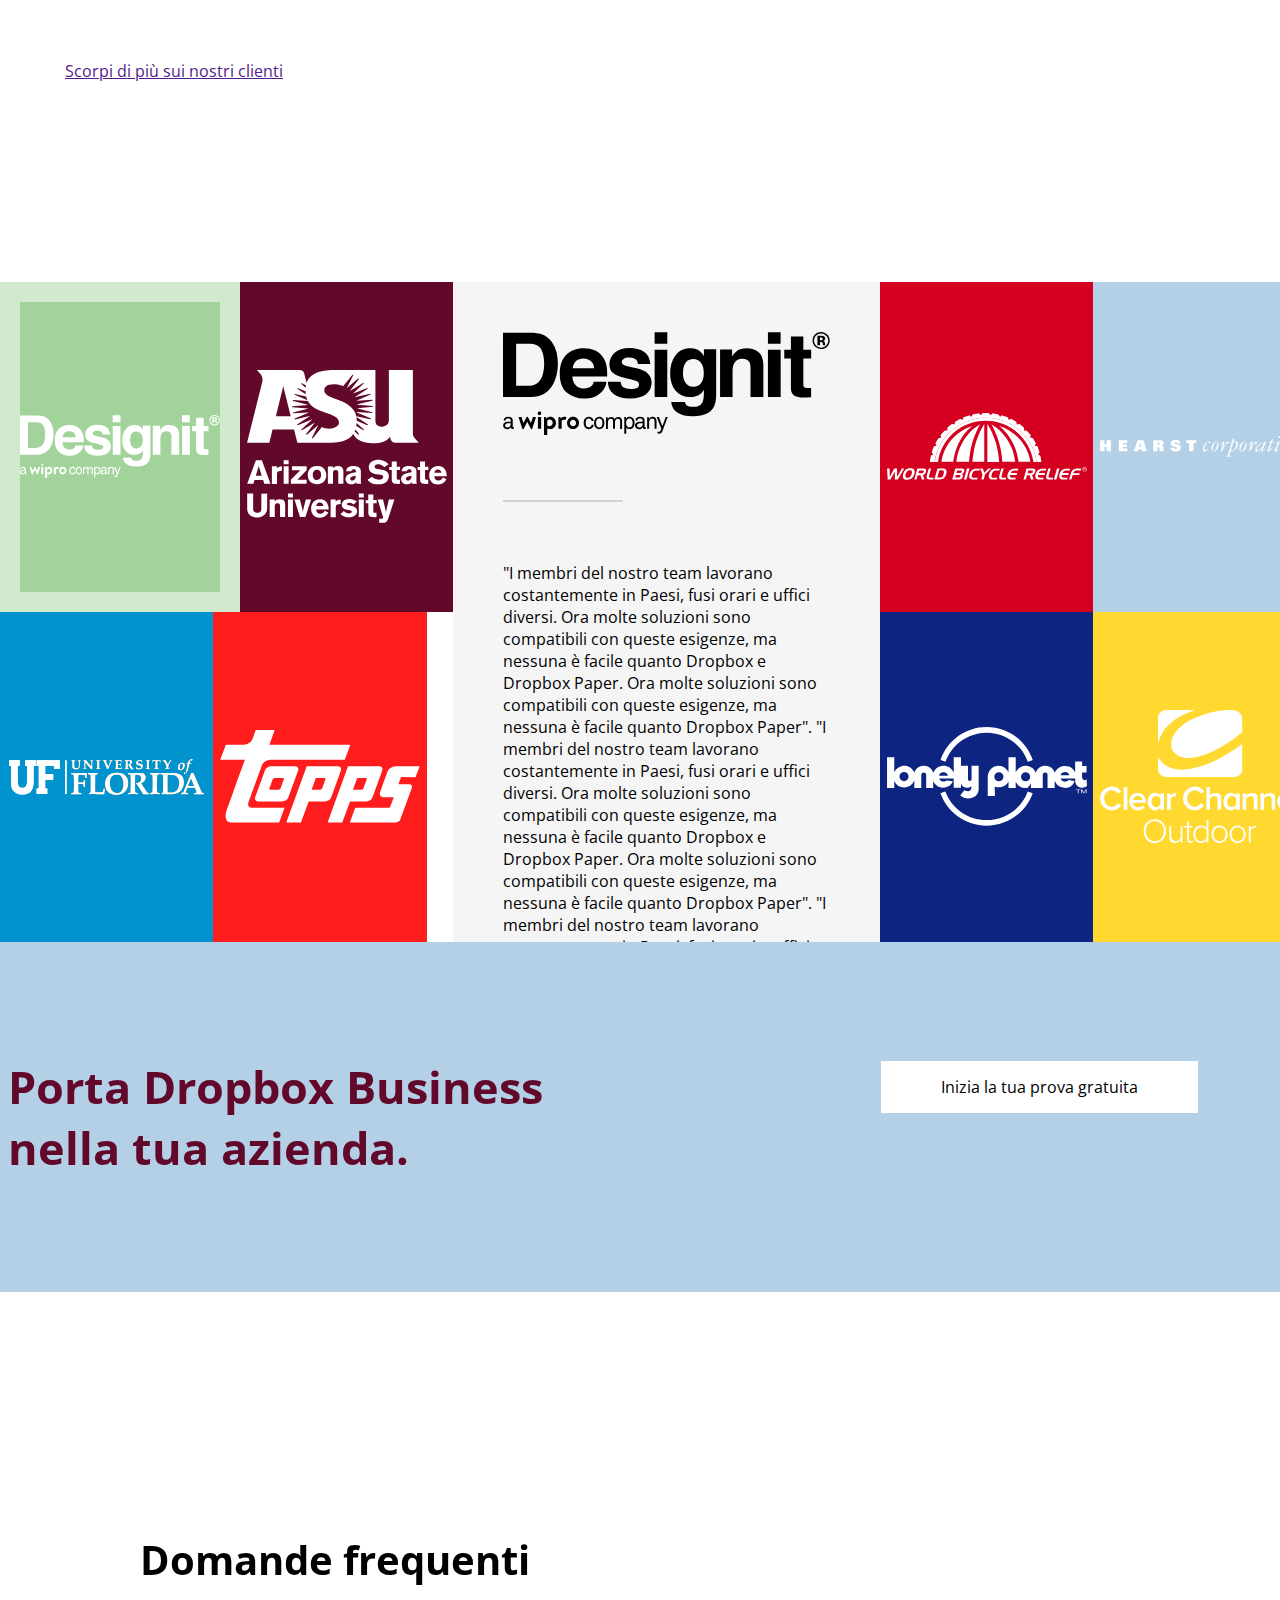
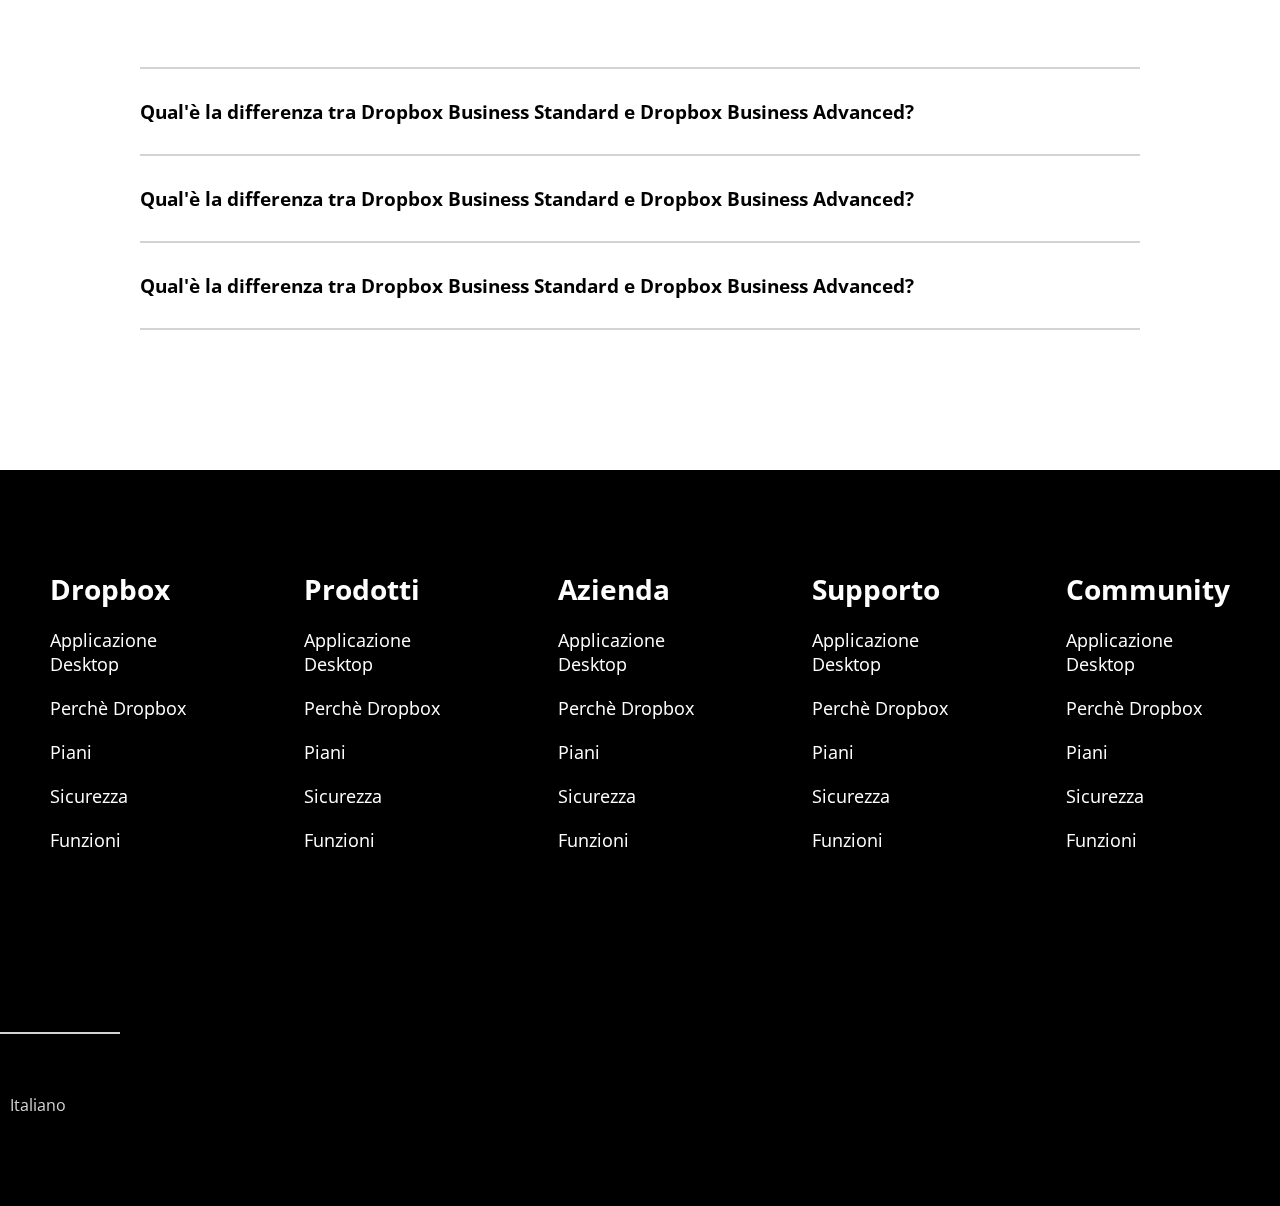
<file: Bonus/index.html>
<!DOCTYPE html>
<html lang="en">
<head>
    <meta charset="UTF-8">
    <meta http-equiv="X-UA-Compatible" content="IE=edge">
    <meta name="viewport" content="width=device-width, initial-scale=1.0">
    <title>Dropbox</title>
    <link rel="stylesheet" href="style.css">
    <link rel="preconnect" href="https://fonts.googleapis.com">
    <link rel="preconnect" href="https://fonts.gstatic.com" crossorigin>
    <link href="https://fonts.googleapis.com/css2?family=Open+Sans:ital,wght@0,300;0,400;0,500;0,600;0,700;0,800;1,300;1,400;1,500;1,600;1,700;1,800&display=swap" rel="stylesheet">
    <link rel="stylesheet" href="https://cdnjs.cloudflare.com/ajax/libs/font-awesome/6.2.0/css/all.min.css" integrity="sha512-xh6O/CkQoPOWDdYTDqeRdPCVd1SpvCA9XXcUnZS2FmJNp1coAFzvtCN9BmamE+4aHK8yyUHUSCcJHgXloTyT2A==" crossorigin="anonymous" referrerpolicy="no-referrer" />
</head>
<body>
    <!-- header -->
    <header>
        <!-- top head  -->
        <nav class="tophead flex--sb">
            <!-- ul sx -->
            <ul class="tophead__container">
                <li>
                    <a href=""><img id="logo" src="img/logo-small.png" alt="logo"></a>
                </li>
                <li class="tophover">
                    <a class="item--margin" href="">Perchè Dropbox?</a>
                </li>
                <li class="tophover">
                    <a class="item--margin" href="">Funzioni</a>
                </li >
                <li class="tophover">
                    <a class="item--margin" href="">Piani e prezzi</a>
                </li>
            </ul>

            <!-- ul dx  -->
            <ul class="tophead__container">
                <li class="tophover dropdown">
                    <a class="item--margin" href="">Supporto</a>
                        <div class="dropdown-content">
                            <a href="#">Link 1</a>
                            <a href="#">Link 2</a>
                            <a href="#">Link 3</a>                        
                        </div>
                </li>
                <li class="tophover dropdown2">
                    <a class="item--margin" href="">Contatta l'ufficio vendite</a>
                    <div class="dropdown-content2">
                        <a href="#">Link 1</a>
                        <a href="#">Link 2</a>
                        <a href="#">Link 3</a>                        
                    </div>
                </li>
                <li class="tophover">
                    <a class="item--margin" href="">Accedi</a>
                </li>
                <li>
                    <a class="item--margin blubutton blubutton__login--size" href="Inizia/inizia.html">Inizia</a>
                </li>
            </ul>
            
        </nav>
        

        <!-- hero  -->
        <div class="hero flex--jc">
            <div class="hero__container">
                <h1>Tutto ciò che ti serve per il lavoro, in un unico posto</h1>
                <div class="hero__container__bot">
                    <div class="hero__container__bot--fontsize"> 
                        <p>
                            Finalmente tutti i tuoi strumenti, contenuti e collaboratori sono accessibili dallo stesso posto. Dropbox Buisness è più di uno spazio di archiviazione sicuro: è un modo intelligente e integrato per ottimizzare il flusso di lavoro esistente.
                        </p>
                        <div class="blubutton blubutton__hero--size ">Inizia la tua prova gratuita</div>
                        <p>Annulla in qualsiasi momento</p>
                        <!-- ancora -->
                        <a href="#midcontainer__s1__checked"><i class="fa-solid fa-arrow-down arrow"></i></a>
                    </div>
                    <div class="hero__container__bot__img">
                        <img src="img/jumbo.png" alt="">
                    </div>
                </div>
            </div>           
        </div>

       

    </header>

    <!-- main  -->
    <main>
        <!-- check box -->
        <div class="flex--jc">
            <div class="mid--size checkbox">
                <h2>Trova il piano business che fa per te</h2>
                <div class="plans"> 
                    <div id="checked"></div> Fatturazione mensile
                    <div class="unchecked"></div> Fatturazione mensile
                </div>
            </div>         
        </div>

        <!-- abbonamenti  -->
        <div class="flex--jc">
            <div class="mid--size flex--sb">

                <div class="abbonamenti">
                    <div class="flex--jc abbonamenti__title">
                        <i class="fa-solid fa-user"></i>
                        Singolo
                    </div>

                    <div class="plans__page">
                        <div class="promo">
                            <h2>Professional</h2>
                            <h4>&euro; 12.00</h4>
                            <div class="mese">/mese</div>
                        </div>
                       

                        <div class="info">
                            <i class="fa-solid fa-user"></i> 1 Utente
                            <br>
                            <i class="fa-solid fa-folder"></i>5TB di spazio di archiviazione sicuro 
                            <br>
                            <i class="fa-solid fa-share-nodes"></i> Funzioni di produttività Premium e condivisione file semplice e sicura
                        </div>
                 
                        <div class="blubutton prova--size"
                        >Prova Gratis per 30 giorni
                        </div>                        
                        oppure 
                        <a class="acquista" href="">
                            acquista ora
                        </a>

                        <div class="linea"></div>
                    </div>

                    <div class="salienti">                    
                        <h4>
                            Punti salienti del piano
                        </h4>
                        <div class="puntisalienti">
                            <i class="fa-solid fa-check fa-green blue"></i>Invia file fino a 100 gb con Dropbox Tranfert
                        </div>
                        <div>
                            <i class="fa-solid fa-check fa-green blue"></i>Cartelle online su dispositivi ospiti
                        </div>
                    </div>                   
                </div>

                <div class="abbonamenti">
                    <div class="flex--jc abbonamenti__title">
                        <i class="fa-solid fa-users"></i>
                        Team
                    </div>

                    <div class="plans__page">
                        <div class="promo">
                            <h2>Advanced</h2>
                            <h4>&euro; 18.00</h4>
                            <div class="mese">/mese</div>
                        </div>                      

                        <div class="info">
                            <i class="fa-solid fa-user"></i> 3 o pi&uacute; utenti
                            <br>
                            <i class="fa-solid fa-folder"></i>Tutto lo spazio di cui ha bisogno il tuo team
                            <br>
                            <i class="fa-solid fa-share-nodes"></i> Sofisticate funzioni di controllo e per tenere al sicuro tutti i file del tuo team
                        </div>
                        
                        <div class="blubutton prova--size">
                            Prova Gratis per 30 giorni
                        </div>                       
                        oppure 
                        <a class="acquista" href="">acquista ora</a>
                        <div class="linea"></div>
                                              
                    </div>
                    <div class="salienti">                    
                        <h4>Punti salienti del piano</h4>

                        <div class="puntisalienti">
                            <i class="fa-solid fa-check fa-green blue"></i>Nessun limite di spazio per i file
                        </div>
                        <div class="puntisalienti">
                            <i class="fa-solid fa-check fa-green blue"></i>Cartelle offline su dispositivi mobili
                        </div>
                        <div class="puntisalienti">
                            <i class="fa-solid fa-check fa-green blue"></i>Risparmio del 50% rispetto alle iscrizioni singole
                        </div>
                        <div class="puntisalienti">
                            <i class="fa-solid fa-check fa-green blue"></i>Possibilità di inserire nuovi membri del team
                        </div>
                        <div class="puntisalienti">
                            <i class="fa-solid fa-check fa-green blue"></i>Gestione dei permessi in base ai ruoli
                        </div>
                     </div>
                    
                </div>
                <div class="abbonamenti">
                    <div class="flex--jc abbonamenti__title">
                        <i class="fa-solid fa-building"></i>
                        Azienda
                    </div>

                    <div class="plans__page">
                        <div class="promo">
                            <h2>Enterprise</h2>
                            <h4>Contattaci</h4>
                            <div class="mese">/mese</div>    
                        </div>
                      
                        <div class="info">
                            <i class="fa-solid fa-user"></i> 10 o pù utenti
                            <br>
                            <i class="fa-solid fa-folder"></i>Soluzioni personalizzabili per la tua azienda
                            <br>
                            <i class="fa-solid fa-share-nodes"></i> Assistenza personalizzata per aiutare gli amministratori in una gestione su larga scala
                        </div>

                        
                        <div class="blubutton prova--size">Contattaci</div>

                        oppure <a class="acquista" href="">acquista ora</a>
                        <div class="linea"></div>
                                             
                    </div>

                    <div class="salienti">

                    
                        <h4>Punti salienti del piano</h4>

                        <div class="puntisalienti">
                            <i class="fa-solid fa-check fa-green blue"></i>Cartelle offline su dispositivi mobili
                        </div>
                        <div class="puntisalienti">
                            <i class="fa-solid fa-check fa-green blue"></i>Servizio assistenza 24/h
                        </div>
                        <div class="puntisalienti">
                            <i class="fa-solid fa-check fa-green blue"></i>Possibilità di personalizzazione totale
                        </div>                                                
                     </div>                    
                </div>
            </div>                        
        </div>

        <!-- contatta ufficio vendite  -->
        <div class="ufficiovendite flex--jc">
            <div class="ufficiovendite__cont mid--size">
                <div class="team flex--jc">
                    <i class="fa-solid fa-building"></i> Team
                </div>
                <div class="contact flex--sb">
                    <div class="contact__article">
                        <h3>Enterprise</h3>
                        <div class="margin">Contatta l'ufficio vendite per i prezzi</div>
                        <div>Soluzioni personalizzate e supporto su misura per aiutare i professionisti IT nella gestione su qualisasi scala</div>

                    </div>
                    <div>
                        <div class="blubutton button__ufficiovendite--size">
                            Contatta l'ufficio vendite
                        </div>
                    </div>                   
                </div>
            </div>
        </div>


        <!-- trova un partner  -->
        <div class="partner flex--jc">
            <div class="partner__cont mid--size">
                <div class="imgcont">
                    <img src="img/partner.png" alt="">
                </div>
                <div class="trovaunpartner">
                    <h2>Entra in contatto con un partner Dropbox</h2>
                    <p>Trova un partner Dropbox e HelloSign di fiducia. Ottieni le soluzioni ed i servizi necessari per raggiungere i tuoi obiettivi aziendali, tra cui implementazione, integrazione, gestione e supporto contuinui.</p>
                    <div class="greybutton greybutton--size">Trova un partner</div>
                </div>
            </div>
        </div>

        <!-- opereazione dropbox business  -->
        <div class="operazioni flex--jc">
            <div class="operazioni__cont mid--size">
                <h2>Esegui più operazioni con Dropbox Business</h2>
                <div class="flex--sb">
                    <div class="operazioni__cont__section flex--sb">
                        <div>
                            <img src="img/business-feature-switching-tools.png" alt="">
                            <h3>Passa di meno da uno strumento all'altro</h3>
                            <p>Porta a termine le attività quotidiane con un solo strumento. Crea,modifica e condividi contenuti cloud da Documenti, Fogli e presentazioni di Google, file Microsoft e Dropbox Peper direttamente da Dropbox</p>
                        </div>
                    </div>
    
                    <div class="operazioni__cont__section">
                        <div>
                            <img src="img/business-feature-send-files-it.png" alt="">
                            <h3>Passa di meno da uno strumento all'altro</h3>
                            <p>Porta a termine le attività quotidiane con un solo strumento. Crea,modifica e condividi contenuti cloud da Documenti, Fogli e presentazioni di Google, file Microsoft e Dropbox Peper direttamente da Dropbox</p>
                        </div>
                    </div>
    
                    <div class="operazioni__cont__section">
                        <div>
                            <img src="img/business-feature-coordinate-it.png" alt="">
                            <h3>Passa di meno da uno strumento all'altro</h3>
                            <p>Porta a termine le attività quotidiane con un solo strumento. Crea,modifica e condividi contenuti cloud da Documenti, Fogli e presentazioni di Google, file Microsoft e Dropbox Peper direttamente da Dropbox</p>
                        </div>
                    </div>                    
                </div>

                <div class="flex--sb">
                    <div class="operazioni__cont__section">
                        <div>
                            <img src="img/business-feature-integrations-it.png" alt="">
                            <h3>Passa di meno da uno strumento all'altro</h3>
                            <p>Porta a termine le attività quotidiane con un solo strumento. Crea,modifica e condividi contenuti cloud da Documenti, Fogli e presentazioni di Google, file Microsoft e Dropbox Peper direttamente da Dropbox</p>
                        </div>
                    </div>
    
                    <div class="operazioni__cont__section">
                        <div>
                            <img src="img/business-feature-multi-device.png" alt="">
                            <h3>Passa di meno da uno strumento all'altro</h3>
                            <p>Porta a termine le attività quotidiane con un solo strumento. Crea,modifica e condividi contenuti cloud da Documenti, Fogli e presentazioni di Google, file Microsoft e Dropbox Peper direttamente da Dropbox</p>
                        </div>
                    </div>
    
                    <div class="operazioni__cont__section">
                        <div>
                            <img src="img/business-feature-security.png" alt="">
                            <h3>Passa di meno da uno strumento all'altro</h3>
                            <p>Porta a termine le attività quotidiane con un solo strumento. Crea,modifica e condividi contenuti cloud da Documenti, Fogli e presentazioni di Google, file Microsoft e Dropbox Peper direttamente da Dropbox</p>
                        </div>
                    </div>                    
                </div>                
            </div>             
        </div>

        <!-- scopri di più -->
        <div class="scopri flex--jc">
            <div class="scopri__cont mid--size">
                <h2>Più di 500.000 team utilizzano</h2>
                <h2>Dropbox Business</h2>

                <div><a href="">Scorpi di più sui nostri clienti</a></div>
            </div>
        </div>

        <!-- slides  -->

        <div class="slides">
            <div class="slides__section">
                <div class="slides__section__row">
                    <div id="designit"><img src="img/designit.svg" alt=""></div>
                    <div id="asu"><img src="img/arizona_state_university.svg" alt=""></div>
                </div>
                <div class="slides__section__row">
                    <div id="florida"><img src="img/university_of_florida.svg" alt=""></div>
                    <div id="tops"><img src="img/topps.svg" alt=""></div>
                </div>
            </div>


            <div class="cent">
                <img id="imgcent" src="img/designit.svg" alt="">
                <div class="linea"></div>
                <p>"I membri del nostro team lavorano costantemente in Paesi, fusi orari e uffici diversi. Ora molte soluzioni sono compatibili con queste esigenze, ma nessuna è facile quanto Dropbox e Dropbox Paper. Ora molte soluzioni sono compatibili con queste esigenze, ma nessuna è facile quanto Dropbox Paper".
                "I membri del nostro team lavorano costantemente in Paesi, fusi orari e uffici diversi. Ora molte soluzioni sono compatibili con queste esigenze, ma nessuna è facile quanto Dropbox e Dropbox Paper. Ora molte soluzioni sono compatibili con queste esigenze, ma nessuna è facile quanto Dropbox Paper".
                "I membri del nostro team lavorano costantemente in Paesi, fusi orari e uffici diversi. Ora molte soluzioni sono compatibili con queste esigenze, ma nessuna è facile quanto Dropbox e Dropbox Paper. Ora molte soluzioni sono compatibili con queste esigenze, ma nessuna è facile quanto Dropbox Paper".
                "I membri del nostro team lavorano costantemente in Paesi, fusi orari e uffici diversi. Ora molte soluzioni sono compatibili con queste esigenze, ma nessuna è facile quanto Dropbox e Dropbox Paper. Ora molte soluzioni sono compatibili con queste esigenze, ma nessuna è facile quanto Dropbox Paper".
                "I membri del nostro team lavorano costantemente in Paesi, fusi orari e uffici diversi. Ora molte soluzioni sono compatibili con queste esigenze, ma nessuna è facile quanto Dropbox e Dropbox Paper. Ora molte soluzioni sono compatibili con queste esigenze, ma nessuna è facile quanto Dropbox Paper".
                "I membri del nostro team lavorano costantemente in Paesi, fusi orari e uffici diversi. Ora molte soluzioni sono compatibili con queste esigenze, ma nessuna è facile quanto Dropbox e Dropbox Paper. Ora molte soluzioni sono compatibili con queste esigenze, ma nessuna è facile quanto Dropbox Paper".
                "I membri del nostro team lavorano costantemente in Paesi, fusi orari e uffici diversi. Ora molte soluzioni sono compatibili con queste esigenze, ma nessuna è facile quanto Dropbox e Dropbox Paper. Ora molte soluzioni sono compatibili con queste esigenze, ma nessuna è facile quanto Dropbox Paper".
                </p>
                <div class="cent--margin">Morthen Thomes, Global IT Lead</div>

            </div>


            <div class="slides__section">
                <div class="slides__section__row">
                    <div id="bucycle"><img src="img/world_bicycle_relief.svg" alt=""></div>
                    <div id="hearst"><img src="img/hearst_corp.svg" alt=""></div>
                </div>
                <div class="slides__section__row">
                    <div id="lonely"><img src="img/lonely_planet.svg" alt=""></div>
                    <div id="clear"><img src="img/clear_channel.svg" alt=""></div>
                </div>
            </div>
        </div>

        <!-- inizia la prova gratuita  -->
        <div class="prova">
            <div class="prova__cont">
                <h2>Porta Dropbox Business nella tua azienda.</h2>
                <div><span class="greybutton greybutton--prova">Inizia la tua prova gratuita</span></div>                   
            </div>
        </div>

        <div class="domande">
            <div class="domande__cont">
                <h2>Domande frequenti</h2>
                <div class="domande__cont__sect dropdown3">
                    <h3>Qual'è la differenza tra Dropbox Business Standard e Dropbox Business Advanced?</h3>
                    <i class="fa-solid fa-angle-down"></i>
                </div>
                <div class="dropdown-content3">
                    <h3>Lorem ipsum dolor sit amet consectetur adipisicing elit. Aut, amet voluptatibus ipsum molestiae veritatis aliquam cumque optio voluptatem deserunt aspernatur facere vel animi qui sed quod possimus dolores eveniet dolor.</h3>
                </div>
                <div class="domande__cont__sect dropdown4">
                    <h3>Qual'è la differenza tra Dropbox Business Standard e Dropbox Business Advanced?</h3>
                    <i class="fa-solid fa-angle-down"></i>
                </div>
                <div class="dropdown-content4">
                    <h3>Lorem ipsum dolor sit amet consectetur adipisicing elit. Aut, amet voluptatibus ipsum molestiae veritatis aliquam cumque optio voluptatem deserunt aspernatur facere vel animi qui sed quod possimus dolores eveniet dolor.</h3>
                </div>
                <div class="domande__cont__sect dropdown5">
                    <h3>Qual'è la differenza tra Dropbox Business Standard e Dropbox Business Advanced?</h3>
                    <i class="fa-solid fa-angle-down"></i>
                </div>
                <div class="dropdown-content5">
                    <h3>Lorem ipsum dolor sit amet consectetur adipisicing elit. Aut, amet voluptatibus ipsum molestiae veritatis aliquam cumque optio voluptatem deserunt aspernatur facere vel animi qui sed quod possimus dolores eveniet dolor.</h3>
                </div>               
            </div>

        </div>

    </main>

    <!-- foot  -->
    <footer>
        <div class="footer">
            <div class="footer__cont">
                <div class="footer__cont__nav">
                    <div class="nav--margin">
                        <h3>Dropbox</h3>
                        <ul>
                            <li><a href="">Applicazione Desktop</a></li>
                            <li><a href="">Perchè Dropbox</a></li>
                            <li><a href="">Piani</a></li>
                            <li><a href="">Sicurezza</a></li>
                            <li><a href="">Funzioni</a></li>
                        </ul>
                    </div>

                    <div class="nav--margin">
                        <h3>Prodotti</h3>
                        <ul>
                            <li><a href="">Applicazione Desktop</a></li>
                            <li><a href="">Perchè Dropbox</a></li>
                            <li><a href="">Piani</a></li>
                            <li><a href="">Sicurezza</a></li>
                            <li><a href="">Funzioni</a></li>
                        </ul>
                    </div>

                    <div class="nav--margin">
                        <h3>Azienda</h3>
                        <ul>
                            <li><a href="">Applicazione Desktop</a></li>
                            <li><a href="">Perchè Dropbox</a></li>
                            <li><a href="">Piani</a></li>
                            <li><a href="">Sicurezza</a></li>
                            <li><a href="">Funzioni</a></li>
                        </ul>
                    </div>

                    <div class="nav--margin">
                        <h3>Supporto</h3>
                        <ul>
                            <li><a href="">Applicazione Desktop</a></li>
                            <li><a href="">Perchè Dropbox</a></li>
                            <li><a href="">Piani</a></li>
                            <li><a href="">Sicurezza</a></li>
                            <li><a href="">Funzioni</a></li>
                        </ul>
                    </div>

                    <div class="nav--margin">
                        <h3>Community</h3>
                        <ul>
                            <li><a href="">Applicazione Desktop</a></li>
                            <li><a href="">Perchè Dropbox</a></li>
                            <li><a href="">Piani</a></li>
                            <li><a href="">Sicurezza</a></li>
                            <li><a href="">Funzioni</a></li>
                        </ul>
                    </div>
                </div>

                <div class="linea"></div>
                <div class="white">
                    <i class="fa-solid fa-earth-americas"></i>
                    Italiano 
                    <i class="fa-solid fa-caret-up"></i> 
                </div>
            </div>    
        </div>

    </footer>
    
</body>
</html>
</file>
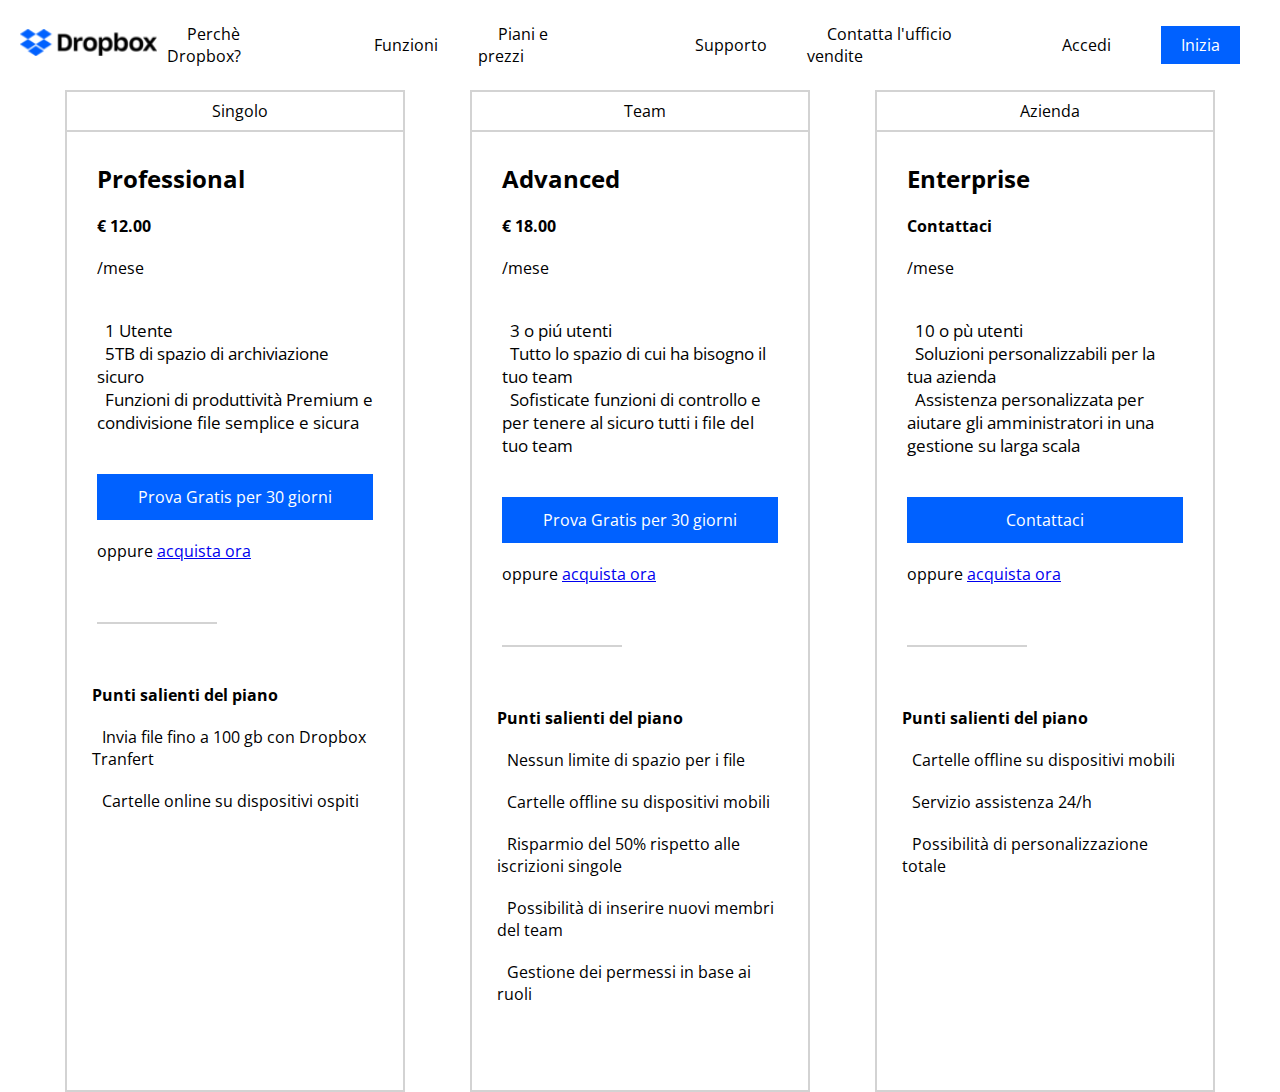
<file: Bonus/Inizia/inizia.html>
<!DOCTYPE html>
<html lang="en">
    <head>
        <meta charset="UTF-8">
        <meta http-equiv="X-UA-Compatible" content="IE=edge">
        <meta name="viewport" content="width=device-width, initial-scale=1.0">
        <title>Dropbox__inizia</title>
        <link rel="stylesheet" href="style.css">
        <link rel="preconnect" href="https://fonts.googleapis.com">
        <link rel="preconnect" href="https://fonts.gstatic.com" crossorigin>
        <link href="https://fonts.googleapis.com/css2?family=Open+Sans:ital,wght@0,300;0,400;0,500;0,600;0,700;0,800;1,300;1,400;1,500;1,600;1,700;1,800&display=swap" rel="stylesheet">
        <link rel="stylesheet" href="https://cdnjs.cloudflare.com/ajax/libs/font-awesome/6.2.0/css/all.min.css" integrity="sha512-xh6O/CkQoPOWDdYTDqeRdPCVd1SpvCA9XXcUnZS2FmJNp1coAFzvtCN9BmamE+4aHK8yyUHUSCcJHgXloTyT2A==" crossorigin="anonymous" referrerpolicy="no-referrer" />
    </head>
<body>
    <header>
        <!-- top head  -->
        <nav class="tophead flex--sb">
            <!-- ul sx -->
            <ul class="tophead__container">
                <li>
                    <a href=""><img id="logo" src="../img/logo-small.png" alt="logo"></a>
                </li>
                <li class="tophover">
                    <a class="item--margin" href="">Perchè Dropbox?</a>
                </li>
                <li class="tophover">
                    <a class="item--margin" href="">Funzioni</a>
                </li >
                <li class="tophover">
                    <a class="item--margin" href="">Piani e prezzi</a>
                </li>
            </ul>

            <!-- ul dx  -->
            <ul class="tophead__container">
                <li class="tophover dropdown">
                    <a class="item--margin" href="">Supporto</a>
                        <div class="dropdown-content">
                            <a href="#">Link 1</a>
                            <a href="#">Link 2</a>
                            <a href="#">Link 3</a>                        
                        </div>
                </li>
                <li class="tophover dropdown2">
                    <a class="item--margin" href="">Contatta l'ufficio vendite</a>
                    <div class="dropdown-content2">
                        <a href="#">Link 1</a>
                        <a href="#">Link 2</a>
                        <a href="#">Link 3</a>                        
                    </div>
                </li>
                <li class="tophover">
                    <a class="item--margin" href="">Accedi</a>
                </li>
                <li>
                    <a class="item--margin blubutton blubutton__login--size" href="Inizia/inizia.html">Inizia</a>
                </li>
            </ul>
            
        </nav>
    </header>    

    <main>
            <!-- abbonamenti  -->
        <div class="flex--jc">
            <div class="mid--size flex--sb">

                <div class="abbonamenti">
                    <div class="flex--jc abbonamenti__title">
                        <i class="fa-solid fa-user"></i>
                        Singolo
                    </div>

                    <div class="plans__page">
                        <div class="promo">
                            <h2>Professional</h2>
                            <h4>&euro; 12.00</h4>
                            <div class="mese">/mese</div>
                        </div>
                       

                        <div class="info">
                            <i class="fa-solid fa-user"></i> 1 Utente
                            <br>
                            <i class="fa-solid fa-folder"></i>5TB di spazio di archiviazione sicuro 
                            <br>
                            <i class="fa-solid fa-share-nodes"></i> Funzioni di produttività Premium e condivisione file semplice e sicura
                        </div>
                 
                        <div class="blubutton prova--size"
                        >Prova Gratis per 30 giorni
                        </div>                        
                        oppure 
                        <a class="acquista" href="">
                            acquista ora
                        </a>

                        <div class="linea"></div>
                    </div>

                    <div class="salienti">                    
                        <h4>
                            Punti salienti del piano
                        </h4>
                        <div class="puntisalienti">
                            <i class="fa-solid fa-check fa-green blue"></i>Invia file fino a 100 gb con Dropbox Tranfert
                        </div>
                        <div>
                            <i class="fa-solid fa-check fa-green blue"></i>Cartelle online su dispositivi ospiti
                        </div>
                    </div>                   
                </div>

                <div class="abbonamenti">
                    <div class="flex--jc abbonamenti__title">
                        <i class="fa-solid fa-users"></i>
                        Team
                    </div>

                    <div class="plans__page">
                        <div class="promo">
                            <h2>Advanced</h2>
                            <h4>&euro; 18.00</h4>
                            <div class="mese">/mese</div>
                        </div>                      

                        <div class="info">
                            <i class="fa-solid fa-user"></i> 3 o pi&uacute; utenti
                            <br>
                            <i class="fa-solid fa-folder"></i>Tutto lo spazio di cui ha bisogno il tuo team
                            <br>
                            <i class="fa-solid fa-share-nodes"></i> Sofisticate funzioni di controllo e per tenere al sicuro tutti i file del tuo team
                        </div>
                        
                        <div class="blubutton prova--size">
                            Prova Gratis per 30 giorni
                        </div>                       
                        oppure 
                        <a class="acquista" href="">acquista ora</a>
                        <div class="linea"></div>
                                              
                    </div>
                    <div class="salienti">                    
                        <h4>Punti salienti del piano</h4>

                        <div class="puntisalienti">
                            <i class="fa-solid fa-check fa-green blue"></i>Nessun limite di spazio per i file
                        </div>
                        <div class="puntisalienti">
                            <i class="fa-solid fa-check fa-green blue"></i>Cartelle offline su dispositivi mobili
                        </div>
                        <div class="puntisalienti">
                            <i class="fa-solid fa-check fa-green blue"></i>Risparmio del 50% rispetto alle iscrizioni singole
                        </div>
                        <div class="puntisalienti">
                            <i class="fa-solid fa-check fa-green blue"></i>Possibilità di inserire nuovi membri del team
                        </div>
                        <div class="puntisalienti">
                            <i class="fa-solid fa-check fa-green blue"></i>Gestione dei permessi in base ai ruoli
                        </div>
                     </div>
                    
                </div>
                <div class="abbonamenti">
                    <div class="flex--jc abbonamenti__title">
                        <i class="fa-solid fa-building"></i>
                        Azienda
                    </div>

                    <div class="plans__page">
                        <div class="promo">
                            <h2>Enterprise</h2>
                            <h4>Contattaci</h4>
                            <div class="mese">/mese</div>    
                        </div>
                      
                        <div class="info">
                            <i class="fa-solid fa-user"></i> 10 o pù utenti
                            <br>
                            <i class="fa-solid fa-folder"></i>Soluzioni personalizzabili per la tua azienda
                            <br>
                            <i class="fa-solid fa-share-nodes"></i> Assistenza personalizzata per aiutare gli amministratori in una gestione su larga scala
                        </div>

                        
                        <div class="blubutton prova--size">Contattaci</div>

                        oppure <a class="acquista" href="">acquista ora</a>
                        <div class="linea"></div>
                                             
                    </div>

                    <div class="salienti">

                    
                        <h4>Punti salienti del piano</h4>

                        <div class="puntisalienti">
                            <i class="fa-solid fa-check fa-green blue"></i>Cartelle offline su dispositivi mobili
                        </div>
                        <div class="puntisalienti">
                            <i class="fa-solid fa-check fa-green blue"></i>Servizio assistenza 24/h
                        </div>
                        <div class="puntisalienti">
                            <i class="fa-solid fa-check fa-green blue"></i>Possibilità di personalizzazione totale
                        </div>                                                
                     </div>                    
                </div>
            </div>                        
        </div>

    </main>
        
    
</body>
</html>
</file>
<file: style.css>
/* Generali  */
*{
    padding: 0;
    margin: 0;
    box-sizing: border-box;
}

body {
    font-family: "Open Sans", sans-serif;
    font-weight: 400;
}

img {
    max-width: 100%;
}

.blubutton:hover {
    background-color: #0062ffbb;
}

.flex--jc {
    display: flex;
    justify-content: center;
}

.flex--sb {
    display: flex;
    justify-content: space-between;
}

.linea {
    margin: 60px 0;
    border: lightgray 1px solid;
    width: 120px;
}

.blue {
    color: #0061ff;
}

i {
    margin-right: 10px;
}

.mid--size{
    width: 1150px;
}


/* head  */


.tophead {
    height: 90px;
    width: 100%;
    background-color: white;
    position: fixed;
    top: 0;
    z-index: 999;
}

.tophead__container{
    display: flex;
    align-items: center;
    list-style: none;
    margin: 0 20px;
}

.tophover:hover {
    border-bottom: #0000ee 2px solid;
}

#logo {
    width: 140px;
}

.item--margin {
    color: black;
    margin: 0 20px;
}

.tophover {
    padding: 34px 10px;
}

.blubutton {
    background-color: #0061ff;
    color: white;
} 

.blubutton__login--size {
    padding: 8px 20px;

}


.hero{
    background-color: #b4d0e7;
    height: 820px;
    margin-top: 80px;

}

.hero__container{
    max-width: 1340px;

}

.hero__container h1 {
    margin-top: 95px;
    font-size: 85px;
    font-weight: 800;
}

.hero__container__bot {
    display: flex;
    margin-top: 50px;
    position: relative;
}

.hero__container__bot--fontsize {
    font-size: 18px;
}

.blubutton__hero--size {
    padding: 14px 20px;
    margin: 40px 0;
    width: 268px;
  

}


.hero__container__bot__img{
    width: 4000px;
}




.arrow {
    font-size: 50px;
    font-weight: 900;
    color: black;
    position: absolute;
    bottom: 80px;
    
}

/* main  */




.checkbox {
    margin-top: 130px;
}

.checkbox h2 {  
    font-size: 40px;
}

.plans {
    margin: 40px 0;
    display: flex;
}

#checked {
    width: 20px;
    height: 20px;
    border: #0061ff 5px solid;
    border-radius: 100%;
    margin: 0 10px ;
    
}

.unchecked {
    width: 20px;
    height: 20px;
    border: #a1a1a1 2px solid;
    border-radius: 100%;
    margin: 0 10px ;
    
}

.mid--size.flex--sb {
    align-items: stretch;
}


.abbonamenti {
    border: 2px lightgrey solid;
    width: 340px;
    
}

.abbonamenti__title {

    align-items: center;
    height: 40px;
    border-bottom: lightgrey 2px solid;
}


.plans__page {
    margin: 30px;

}

.promo {
    margin: 20px 0;
}

.promo h4, .mese {
    margin-top: 20px;
}


.info {
    margin: 40px 0;
    font-size: 17px;
}

div.info i { 
    margin-right: 8px;
    margin-top: 10px;
}


.prova--size {
    padding: 12px 20px ;
    margin: 20px 0 ;
    text-align: center;
}

.acquista {
    color: #0000ee;
    text-decoration: underline;
}

.acquista:hover {
    text-decoration: none;
}

.salienti {
      margin: 20px 25px 85px;

}

.puntisalienti {
    margin: 20px 0;
    
}



.ufficiovendite {
    margin: 40px 0;
}

.ufficiovendite__cont {
    border: 2px lightgrey solid;
    

}

.team {
    margin-top: 6px;
    height: 40px;
    border-bottom: 2px lightgrey solid;
    align-items: center;

}

.contact {
    margin: 30px;
    
}

.contact__article {
    max-width: 68%;
}

.contact__article h3 {
    font-size: 30px;
}


.partner {
    margin-bottom: 80px;
}

.partner__cont {
    margin-top: 90px;
    display: flex;

}

.imgcont {
    max-width: 670px;
}

.margin {
    margin-top: 30px;
    margin-bottom: 60px;
}

.button__ufficiovendite--size {
    padding: 10px 50px;

}


.greybutton:hover {
    background-color:rgba(184, 184, 184, 0.66);
}


.greybutton {
    border: #a1a1a1 2px solid;
    background-color: white;
    text-align: center;
}

.greybutton--size {
    padding: 10px 18px;
    width: 180px;
}


.trovaunpartner {
    padding: 70px;
    max-width: 38%;
}

.trovaunpartner h2 {
    margin-bottom: 20px;
}

.trovaunpartner p {
    margin-bottom: 60px;
}

.operazioni {
    margin-bottom: 80px;
}

.operazioni__cont {
    margin-top: 80px;

}

.operazioni__cont h2 {
    font-size: 40px;
}

.operazioni__cont__section {
    margin-top: 40px;
    max-width: 300px;
}


.operazioni__cont__section div h3 {
    margin-top: 20px;
}

.operazioni__cont__section div h3 {
    font-size: 24px;
}


.scopri {
    margin-top: 200px;
    margin-bottom: 120PX;
}


.scopri__cont h2 {
    font-size: 40px;

}

.scopri__cont div {
    margin: 80px 0;
}

.slides {
    display: flex;
}

.slides__section {
    width: calc(100% / 3);
}
.slides__section__row {
    display: flex;
}

#designit {
    display: flex;
    justify-content: center;
    align-items: center;
    min-width: 350px;
    min-height: 350px;
    background-color: #a2d39b;
    border: 20px #d1e9cd solid;
}

.slides__section__row div img {
    max-width: 200px;
    filter: invert(100%)
}

#asu {
    display: flex;
    justify-content: center;
    align-items: center;
    min-width: 370px;
    min-height: 350px;
    background-color: #61082b;

}

#florida {
    display: flex;
    justify-content: center;
    align-items: center;
    min-width: 350px;
    min-height: 350px;
    background-color: #0093ce;

}

#tops {
    display: flex;
    justify-content: center;
    align-items: center;
    min-width: 370px;
    min-height: 350px;
    background-color: #ff1c1c;

}

#bucycle {
    display: flex;
    justify-content: center;
    align-items: center;
    min-width: 350px;
    min-height: 350px;
    background-color: #d5001f;

}

#hearst {
    display: flex;
    justify-content: center;
    align-items: center;
    min-width: 370px;
    min-height: 350px;
    background-color: #b4d0e7;

}

#lonely {
    display: flex;
    justify-content: center;
    align-items: center;
    min-width: 350px;
    min-height: 350px;
    background-color: #0d2481;
}

#clear {
    display: flex;
    justify-content: center;
    align-items: center;
    min-width: 370px;
    min-height: 350px;
    background-color: #ffd830;  

}

.cent {
    background-color: #f5f5f5;
    padding: 50px;
    min-width: 300px;
    max-height: 700px;
    overflow: auto;
    
}

#imgcent {
    width: 350px;
}

.cent--margin {
    margin-top: 50px;
}



.slides__section.cent p {
    font-size: 18px;
}

.slides__section.cent div {
    margin: 40px 0;
}

.prova {
    background-color: #b4d0e7;
    display: flex;
    justify-content: center;
    align-items: center;
    height: 350px;
}

.prova__cont {
    min-width: 1000px;
    display: flex;
    justify-content: space-between;
}

.greybutton--prova {
    border: white;
    padding: 15px 60px;
    position: relative;
    right: 75px;
    top: 20px;
}

.prova__cont h2 {
    font-size: 45px;
    max-width: 50%;
    color: #61082b;
}

.domande {
    display: flex;
    justify-content: center;
}

.domande__cont {
    width: 1000px;
}

.domande__cont h2 {
    font-size: 40px;
    margin-top:240px ;
    padding-bottom: 80px;
    border-bottom: 2px lightgray solid;
}

.domande__cont__sect {
    margin-top: 30px;
    padding-bottom: 30px;
    border-bottom: 2px lightgray solid;
    display: flex;
    justify-content: space-between;
}

/* footer  */

.footer {
    background-color: black;
    display: flex;
    justify-content: center;
    margin-top: 140px;
}
.footercont {
    width: 1200px;
}

.footer__cont__nav {
    display: flex;
    color: white;
}

.nav--margin{
    margin: 100px 50px;
}

.footer__cont__nav div h3 {
    font-size: 28px;
}

.footer__cont__nav div ul li {
    list-style: none;
    margin: 20px 0;
    font-size: 18px;
    
}

li a { text-decoration: none;
    color: white    ;

}

.nav--margin ul li a:hover {
    text-decoration: underline;
}

div.white {
    color: lightgray;
    margin-bottom: 90px;
}
</file>
<file: Bonus/style.css>
/* Generali  */
*{
    padding: 0;
    margin: 0;
    box-sizing: border-box;
}

body {
    font-family: "Open Sans", sans-serif;
    font-weight: 400;
}

img {
    max-width: 100%;
}

.blubutton:hover {
    background-color: #0062ffbb;
}

.flex--jc {
    display: flex;
    justify-content: center;
}

.flex--sb {
    display: flex;
    justify-content: space-between;
}

.linea {
    margin: 60px 0;
    border: lightgray 1px solid;
    width: 120px;
}

.blue {
    color: #0061ff;
}

i {
    margin-right: 10px;
}

.mid--size{
    width: 1150px;
}

li a { text-decoration: none;
    color: white    ;

}



/* head  */
.dropdown-content a:hover {
    background-color: #ddd;
}

.dropdown:hover .dropdown-content {
    display: block;
}

.dropdown-content {
    display: none;
    position: fixed;
    background-color: #f1f1f1;
    min-width: 160px;
    box-shadow: 0px 8px 16px 0px rgba(0,0,0,0.2);
    z-index: 1;
    right: 474px;
    top: 90px;
  }

.dropdown-content a {
  color: black;
  padding: 12px 16px;
  text-decoration: none;
  display: block;
}

.dropdown-content2 a:hover {
    background-color: #ddd;
}

.dropdown2:hover .dropdown-content2 {
    display: block;
}

.dropdown-content2 {
    display: none;
    position: fixed;
    background-color: #f1f1f1;
    min-width: 160px;
    box-shadow: 0px 8px 16px 0px rgba(0,0,0,0.2);
    z-index: 1;
    right: 247px;
    top: 90px;
    width: 241px;
  }

.dropdown-content2 a {
  color: black;
  padding: 12px 16px;
  text-decoration: none;
  display: block;
}

.tophead {
    height: 90px;
    width: 100%;
    background-color: white;
    position: fixed;
    top: 0;
    z-index: 999;
}

.tophead__container{
    display: flex;
    align-items: center;
    list-style: none;
    margin: 0 20px;
}

.tophover:hover {
    border-bottom: #0000ee 2px solid;
}

#logo {
    width: 140px;
}

.item--margin {
    color: black;
    margin: 0 20px;
}

.tophover {
    padding: 34px 10px;
}

.blubutton {
    background-color: #0061ff;
    color: white;
    transition: all 1s;
} 

.blubutton__login--size {
    padding: 8px 20px;

}


.hero{
    background-color: #b4d0e7;
    height: 820px;
    margin-top: 80px;

}

.hero__container{
    max-width: 1340px;

}

.hero__container h1 {
    margin-top: 95px;
    font-size: 85px;
    font-weight: 800;
}

.hero__container__bot {
    display: flex;
    margin-top: 50px;
    position: relative;
}

.hero__container__bot--fontsize {
    font-size: 18px;
}

.blubutton__hero--size {
    padding: 14px 20px;
    margin: 40px 0;
    width: 268px;
  

}


.hero__container__bot__img{
    width: 4000px;
}




.arrow {
    font-size: 50px;
    font-weight: 900;
    color: black;
    position: absolute;
    bottom: 80px;
    
}

/* main  */




.checkbox {
    margin-top: 130px;
}

.checkbox h2 {  
    font-size: 40px;
}

.plans {
    margin: 40px 0;
    display: flex;
}

#checked {
    width: 20px;
    height: 20px;
    border: #0061ff 5px solid;
    border-radius: 100%;
    margin: 0 10px ;
    
}

.unchecked {
    width: 20px;
    height: 20px;
    border: #a1a1a1 2px solid;
    border-radius: 100%;
    margin: 0 10px ;
    
}

.mid--size.flex--sb {
    align-items: stretch;
}


.abbonamenti {
    border: 2px lightgrey solid;
    width: 340px;
    
}

.abbonamenti__title {

    align-items: center;
    height: 40px;
    border-bottom: lightgrey 2px solid;
}


.plans__page {
    margin: 30px;

}

.promo {
    margin: 20px 0;
}

.promo h4, .mese {
    margin-top: 20px;
}


.info {
    margin: 40px 0;
    font-size: 17px;
}

div.info i { 
    margin-right: 8px;
    margin-top: 10px;
}


.prova--size {
    padding: 12px 20px ;
    margin: 20px 0 ;
    text-align: center;
}

.acquista {
    color: #0000ee;
    text-decoration: underline;
}

.acquista:hover {
    text-decoration: none;
}

.salienti {
      margin: 20px 25px 85px;

}

.puntisalienti {
    margin: 20px 0;
    
}



.ufficiovendite {
    margin: 40px 0;
}

.ufficiovendite__cont {
    border: 2px lightgrey solid;
    

}

.team {
    margin-top: 6px;
    height: 40px;
    border-bottom: 2px lightgrey solid;
    align-items: center;

}

.contact {
    margin: 30px;
    
}

.contact__article {
    max-width: 68%;
}

.contact__article h3 {
    font-size: 30px;
}


.partner {
    margin-bottom: 80px;
}

.partner__cont {
    margin-top: 90px;
    display: flex;

}

.imgcont {
    max-width: 670px;
}

.margin {
    margin-top: 30px;
    margin-bottom: 60px;
}

.button__ufficiovendite--size {
    padding: 10px 50px;

}


.greybutton:hover {
    background-color:rgba(184, 184, 184, 0.66);
}


.greybutton {
    border: #a1a1a1 2px solid;
    background-color: white;
    text-align: center;
    transition: all 1s;
}

.greybutton--size {
    padding: 10px 18px;
    width: 180px;
}


.trovaunpartner {
    padding: 70px;
    max-width: 38%;
}

.trovaunpartner h2 {
    margin-bottom: 20px;
}

.trovaunpartner p {
    margin-bottom: 60px;
}

.operazioni {
    margin-bottom: 80px;
}

.operazioni__cont {
    margin-top: 80px;

}

.operazioni__cont h2 {
    font-size: 40px;
}

.operazioni__cont__section {
    margin-top: 40px;
    max-width: 300px;
}


.operazioni__cont__section div h3 {
    margin-top: 20px;
}

.operazioni__cont__section div h3 {
    font-size: 24px;
}


.scopri {
    margin-top: 200px;
    margin-bottom: 120PX;
}


.scopri__cont h2 {
    font-size: 40px;

}

.scopri__cont div {
    margin: 80px 0;
}

.slides {
    display: flex;
}


.slides__section__row {
    display: flex;
}

#designit {
    display: flex;
    justify-content: center;
    align-items: center;
    min-width: calc(100vw / 6);
    min-height: 330px;
    background-color: #a2d39b;
    border: 20px #d1e9cd solid;
}

.slides__section__row div img {
    max-width: 200px;
    filter: invert(100%)
}

#asu {
    display: flex;
    justify-content: center;
    align-items: center;
    min-width: calc(100vw / 6);
    min-height: 330px;
    background-color: #61082b;

}

#florida {
    display: flex;
    justify-content: center;
    align-items: center;
    min-width: calc(100vw / 6);
    min-height: 330px;
    background-color: #0093ce;

}

#tops {
    display: flex;
    justify-content: center;
    align-items: center;
    min-width: calc(100vw / 6);
    min-height: 330px;
    background-color: #ff1c1c;

}

#bucycle {
    display: flex;
    justify-content: center;
    align-items: center;
    min-width: calc(100vw / 6);
    min-height: 330px;
    background-color: #d5001f;

}

#hearst {
    display: flex;
    justify-content: center;
    align-items: center;
    min-width: calc(100vw / 6);
    min-height: 330px;
    background-color: #b4d0e7;

}

#lonely {
    display: flex;
    justify-content: center;
    align-items: center;
    min-width: calc(100vw / 6);
    min-height: 330px;
    background-color: #0d2481;
}

#clear {
    display: flex;
    justify-content: center;
    align-items: center;
    min-width: calc(100vw / 6);
    min-height: 330px;
    background-color: #ffd830;  

}

.cent {
    background-color: #f5f5f5;
    padding: 50px;
    min-width: calc(100vw / 3);
    max-height: 660px;
    overflow: auto;
    
}

#imgcent {
    width: 350px;
}

.cent--margin {
    margin-top: 50px;
}



.slides__section.cent p {
    font-size: 18px;
}

.slides__section.cent div {
    margin: 40px 0;
}

.dropdown5:hover + .dropdown-content5 {
    display: block;
}

.dropdown-content5 {
    display: none;
   
    background-color: #f1f1f1;
    min-width: 160px;
    box-shadow: 0px 8px 16px 0px rgba(0,0,0,0.2);
    z-index: 1;
    position: relative;
    bottom: 0px;
  }

.dropdown-content5 h3 {
  color: black;
  padding: 12px 0;
  text-decoration: none;
  display: block;
}

.dropdown4:hover + .dropdown-content4 {
    display: block;
}

.dropdown-content4 {
    display: none;
   
    background-color: #f1f1f1;
    min-width: 160px;
    box-shadow: 0px 8px 16px 0px rgba(0,0,0,0.2);
    z-index: 1;
    position: relative;
    bottom: 0px;
  }

.dropdown-content4 h3 {
  color: black;
  padding: 12px 0;
  text-decoration: none;
  display: block;
}

.dropdown3:hover + .dropdown-content3 {
    display: block;
}

.dropdown-content3 {
    display: none;
   
    background-color: #f1f1f1;
    min-width: 160px;
    box-shadow: 0px 8px 16px 0px rgba(0,0,0,0.2);
    z-index: 1;
    position: relative;
    bottom: 0px;
  }

.dropdown-content3 h3 {
  color: black;
  padding: 12px 0;
  text-decoration: none;
  display: block;
}


.prova {
    background-color: #b4d0e7;
    display: flex;
    justify-content: center;
    align-items: center;
    height: 350px;
}

.prova__cont {
    min-width: 1000px;
    display: flex;
    justify-content: space-between;
}

.greybutton--prova {
    border: white;
    padding: 15px 60px;
    position: relative;
    right: 75px;
    top: 20px;
}

.prova__cont h2 {
    font-size: 45px;
    max-width: 50%;
    color: #61082b;
}

.domande {
    display: flex;
    justify-content: center;
}

.domande__cont {
    width: 1000px;
}

.domande__cont h2 {
    font-size: 40px;
    margin-top:240px ;
    padding-bottom: 80px;
    border-bottom: 2px lightgray solid;
}

.domande__cont__sect {
    margin-top: 30px;
    padding-bottom: 30px;
    border-bottom: 2px lightgray solid;
    display: flex;
    justify-content: space-between;
    position: relative;
}

/* footer  */

.footer {
    background-color: black;
    display: flex;
    justify-content: center;
    margin-top: 140px;
}
.footercont {
    width: 1200px;
}

.footer__cont__nav {
    display: flex;
    color: white;
}

.nav--margin{
    margin: 100px 50px;
}

.footer__cont__nav div h3 {
    font-size: 28px;
}

.footer__cont__nav div ul li {
    list-style: none;
    margin: 20px 0;
    font-size: 18px;
    
}



.nav--margin ul li a:hover {
    text-decoration: underline;
}

div.white {
    color: lightgray;
    margin-bottom: 90px;
}
</file>
<file: Bonus/Inizia/style.css>
*{
    padding: 0;
    margin: 0;
    box-sizing: border-box;
}

body {
    font-family: "Open Sans", sans-serif;
    font-weight: 400;
}

img {
    max-width: 100%;
}

.blubutton:hover {
    background-color: #0062ffbb;
}

.flex--jc {
    display: flex;
    justify-content: center;
}

.flex--sb {
    display: flex;
    justify-content: space-between;
}

.linea {
    margin: 60px 0;
    border: lightgray 1px solid;
    width: 120px;
}

.blue {
    color: #0061ff;
}

i {
    margin-right: 10px;
}

.mid--size{
    width: 1150px;
}



/* head  */
.dropdown-content a:hover {
    background-color: #ddd;
}

.dropdown:hover .dropdown-content {
    display: block;
}

.dropdown-content {
    display: none;
    position: fixed;
    background-color: #f1f1f1;
    min-width: 160px;
    box-shadow: 0px 8px 16px 0px rgba(0,0,0,0.2);
    z-index: 1;
    right: 474px;
    top: 90px;
  }

.dropdown-content a {
  color: black;
  padding: 12px 16px;
  text-decoration: none;
  display: block;
}

.dropdown-content2 a:hover {
    background-color: #ddd;
}

.dropdown2:hover .dropdown-content2 {
    display: block;
}

.dropdown-content2 {
    display: none;
    position: fixed;
    background-color: #f1f1f1;
    min-width: 160px;
    box-shadow: 0px 8px 16px 0px rgba(0,0,0,0.2);
    z-index: 1;
    right: 247px;
    top: 90px;
    width: 241px;
  }

.dropdown-content2 a {
  color: black;
  padding: 12px 16px;
  text-decoration: none;
  display: block;
}

.tophead {
    height: 90px;
    width: 100%;
    background-color: white;
    position: fixed;
    top: 0;
    z-index: 999;
}

.tophead__container{
    display: flex;
    align-items: center;
    list-style: none;
    margin: 0 20px;
}

.tophover:hover {
    border-bottom: #0000ee 2px solid;
}

#logo {
    width: 140px;
}

.item--margin {
    color: black;
    margin: 0 20px;
}

.tophover {
    padding: 34px 10px;
}

.blubutton {
    background-color: #0061ff;
    color: white;
    transition: all 1s;
} 

.blubutton__login--size {
    padding: 8px 20px;

}

li a { text-decoration: none;
    color: white    ;

}



.checkbox {
    margin-top: 130px;
}

.checkbox h2 {  
    font-size: 40px;
}

.plans {
    margin: 40px 0;
    display: flex;
}

#checked {
    width: 20px;
    height: 20px;
    border: #0061ff 5px solid;
    border-radius: 100%;
    margin: 0 10px ;
    
}

.unchecked {
    width: 20px;
    height: 20px;
    border: #a1a1a1 2px solid;
    border-radius: 100%;
    margin: 0 10px ;
    
}

.mid--size.flex--sb {
    align-items: stretch;
}


.abbonamenti {
    border: 2px lightgrey solid;
    width: 340px;
    
}

.abbonamenti__title {

    align-items: center;
    height: 40px;
    border-bottom: lightgrey 2px solid;
}


.plans__page {
    margin: 30px;

}

.promo {
    margin: 20px 0;
}

.promo h4, .mese {
    margin-top: 20px;
}


.info {
    margin: 40px 0;
    font-size: 17px;
}

div.info i { 
    margin-right: 8px;
    margin-top: 10px;
}


.prova--size {
    padding: 12px 20px ;
    margin: 20px 0 ;
    text-align: center;
}

.acquista {
    color: #0000ee;
    text-decoration: underline;
}

.acquista:hover {
    text-decoration: none;
}

.salienti {
      margin: 20px 25px 85px;

}

.puntisalienti {
    margin: 20px 0;
    
}

main {
    margin-top: 90px;
}
</file>
